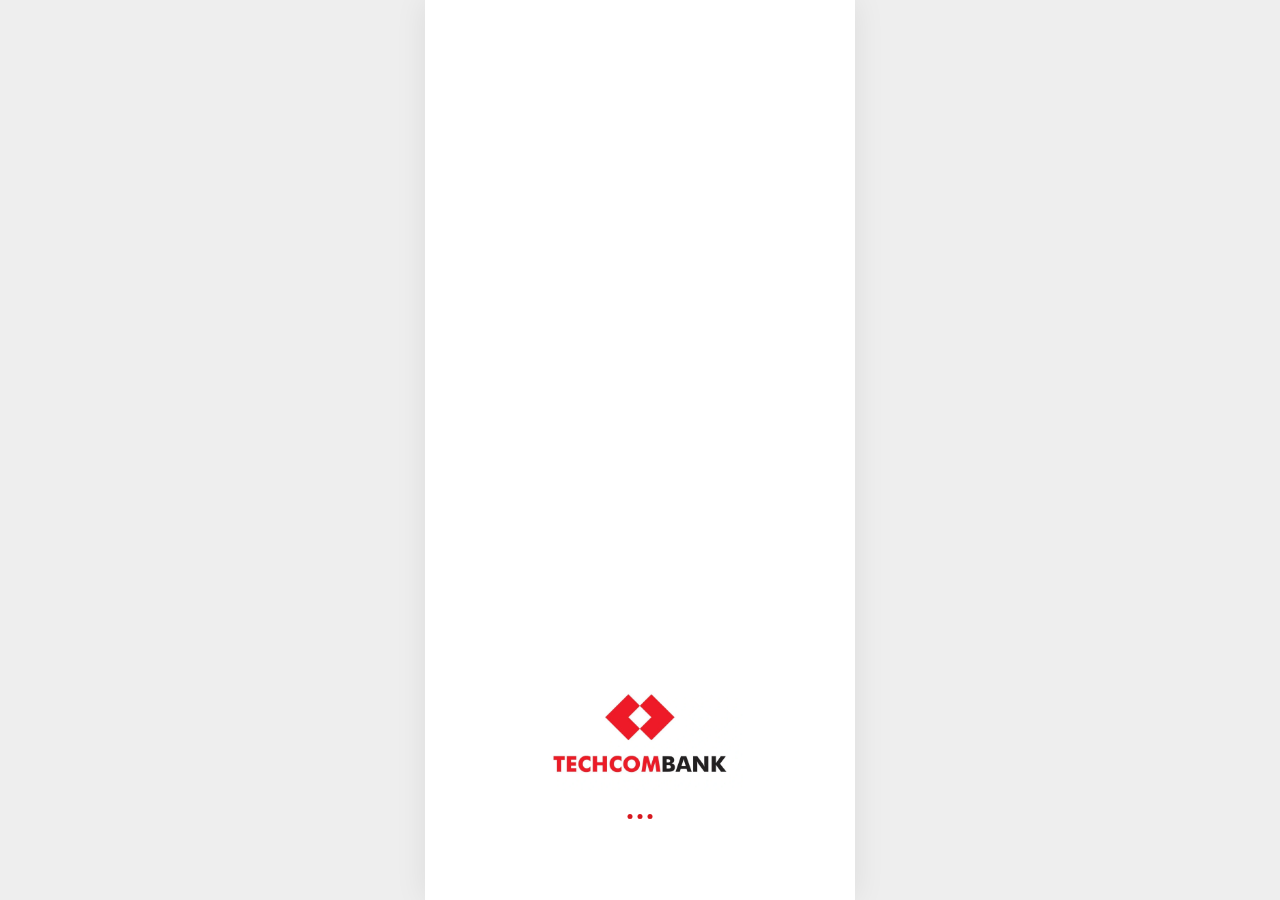
<file: index.html>
<!DOCTYPE html>
<html lang="vi">
<head>
    <meta charset="UTF-8">

    <meta
        name="viewport"
        content="
            width=device-width,
            initial-scale=1,
            maximum-scale=1,
            user-scalable=no,
            viewport-fit=cover
        "
    >

    <title>Techcombank UI Demo</title>

    <!-- PWA -->
    <link rel="manifest" href="./manifest.json">

    <!-- Icon màn hình chính iPhone -->
    <link
        rel="apple-touch-icon"
        sizes="180x180"
        href="./img/app-icon.png"
    >

    <link
        rel="icon"
        type="image/png"
        href="./img/app-icon.png"
    >

    <!-- Mở dưới dạng Web App -->
    <meta
        name="apple-mobile-web-app-capable"
        content="yes"
    >

    <meta
        name="mobile-web-app-capable"
        content="yes"
    >

    <meta
        name="apple-mobile-web-app-status-bar-style"
        content="default"
    >

    <meta
        name="apple-mobile-web-app-title"
        content="TCB Demo"
    >

    <meta
        name="theme-color"
        content="#ffffff"
    >

   <link rel="stylesheet" href="./css/index.css">
    
</head>

<body>
    <main class="splash-screen">

        <div class="splash-logo-wrap">
            <img
                src="./img/logotech.jpg"
                class="splash-logo"
                alt="Techcombank"
            >
        </div>

        <div class="splash-loading" aria-hidden="true">
            <span></span>
            <span></span>
            <span></span>
        </div>

    </main>

    <script>
        const HOME_PAGE = "./login.html";

        window.addEventListener("load", () => {
            setTimeout(() => {
                document.body.classList.add("page-leaving");

                setTimeout(() => {
                    window.location.replace(HOME_PAGE);
                }, 350);
            }, 1800);
        });

        if ("serviceWorker" in navigator) {
            window.addEventListener("load", () => {
                navigator.serviceWorker
                    .register("./service-worker.js")
                    .catch(error => {
                        console.log(
                            "Service Worker chưa hoạt động:",
                            error
                        );
                    });
            });
        }
          window.addEventListener("load", function () {
        setTimeout(function () {
            window.location.href = "./login.html";
        }, 4000);
    });
    </script>
</body>
</html>
</file>
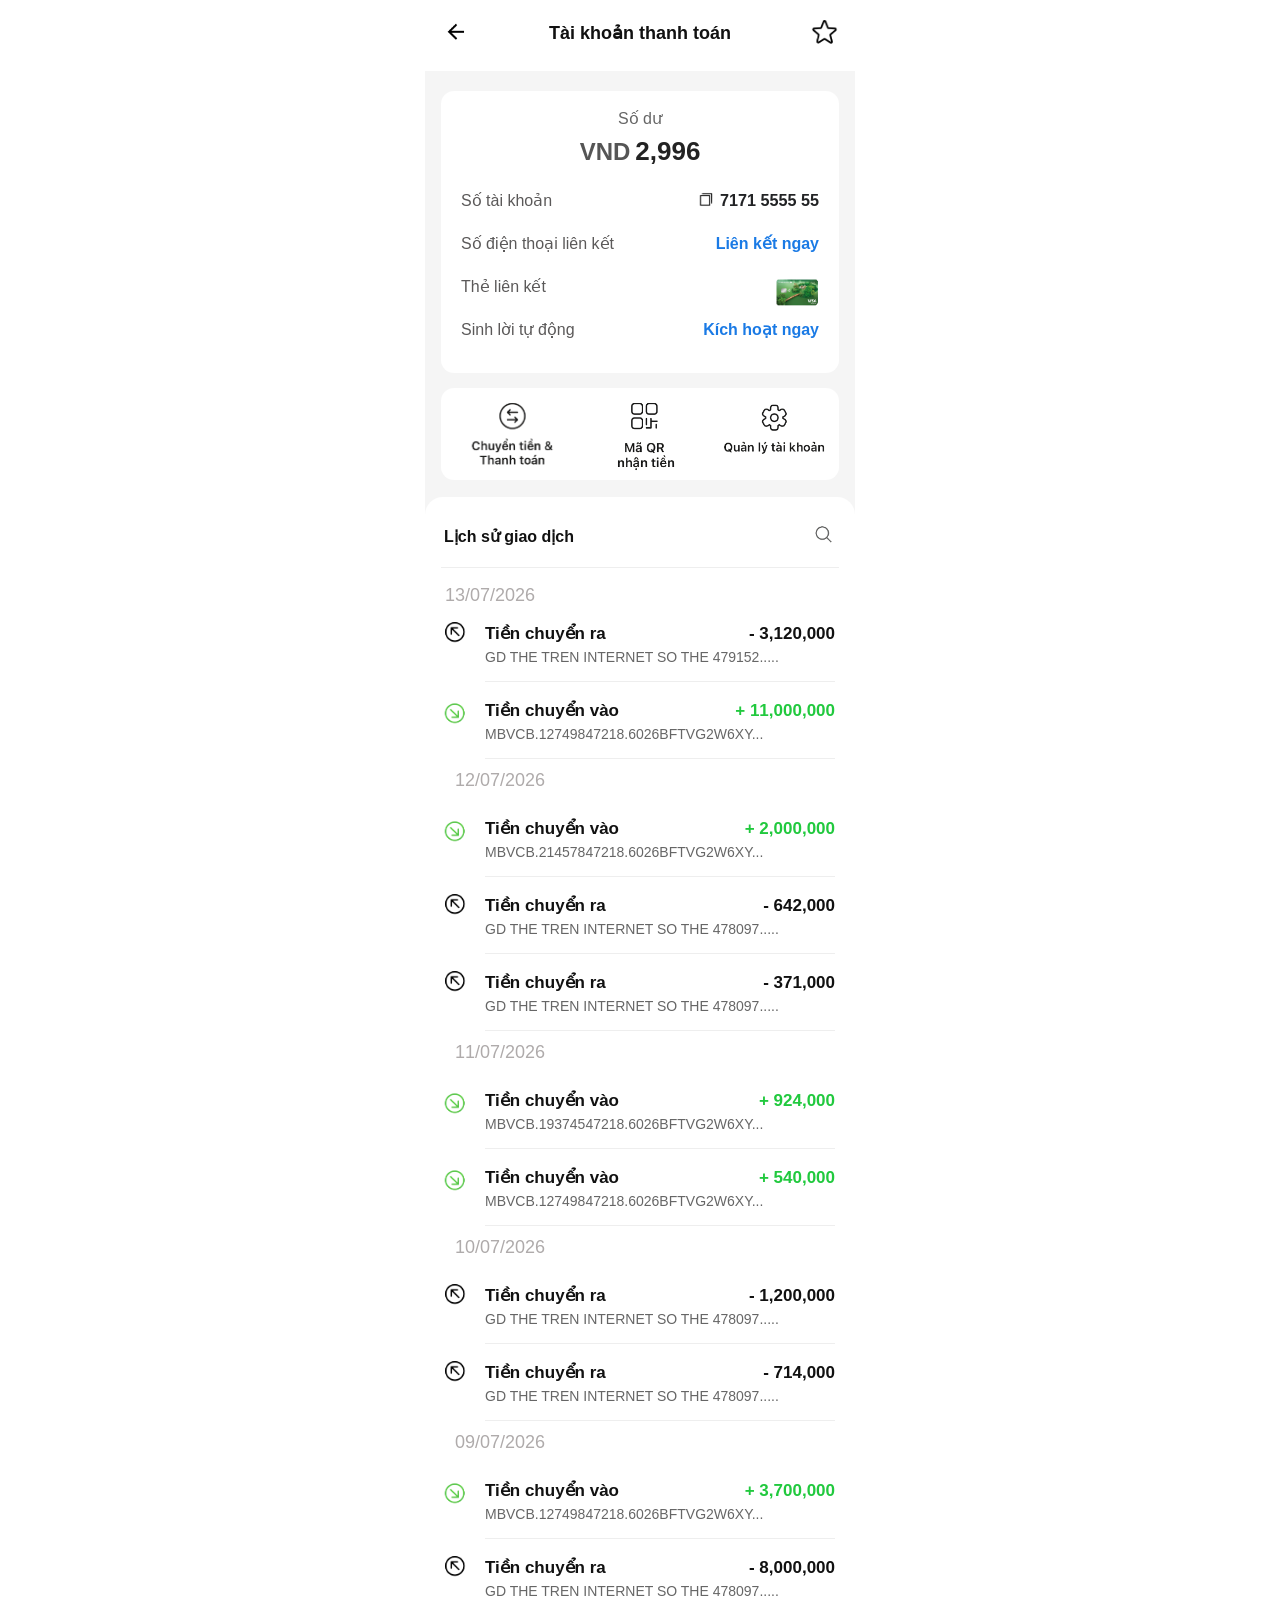
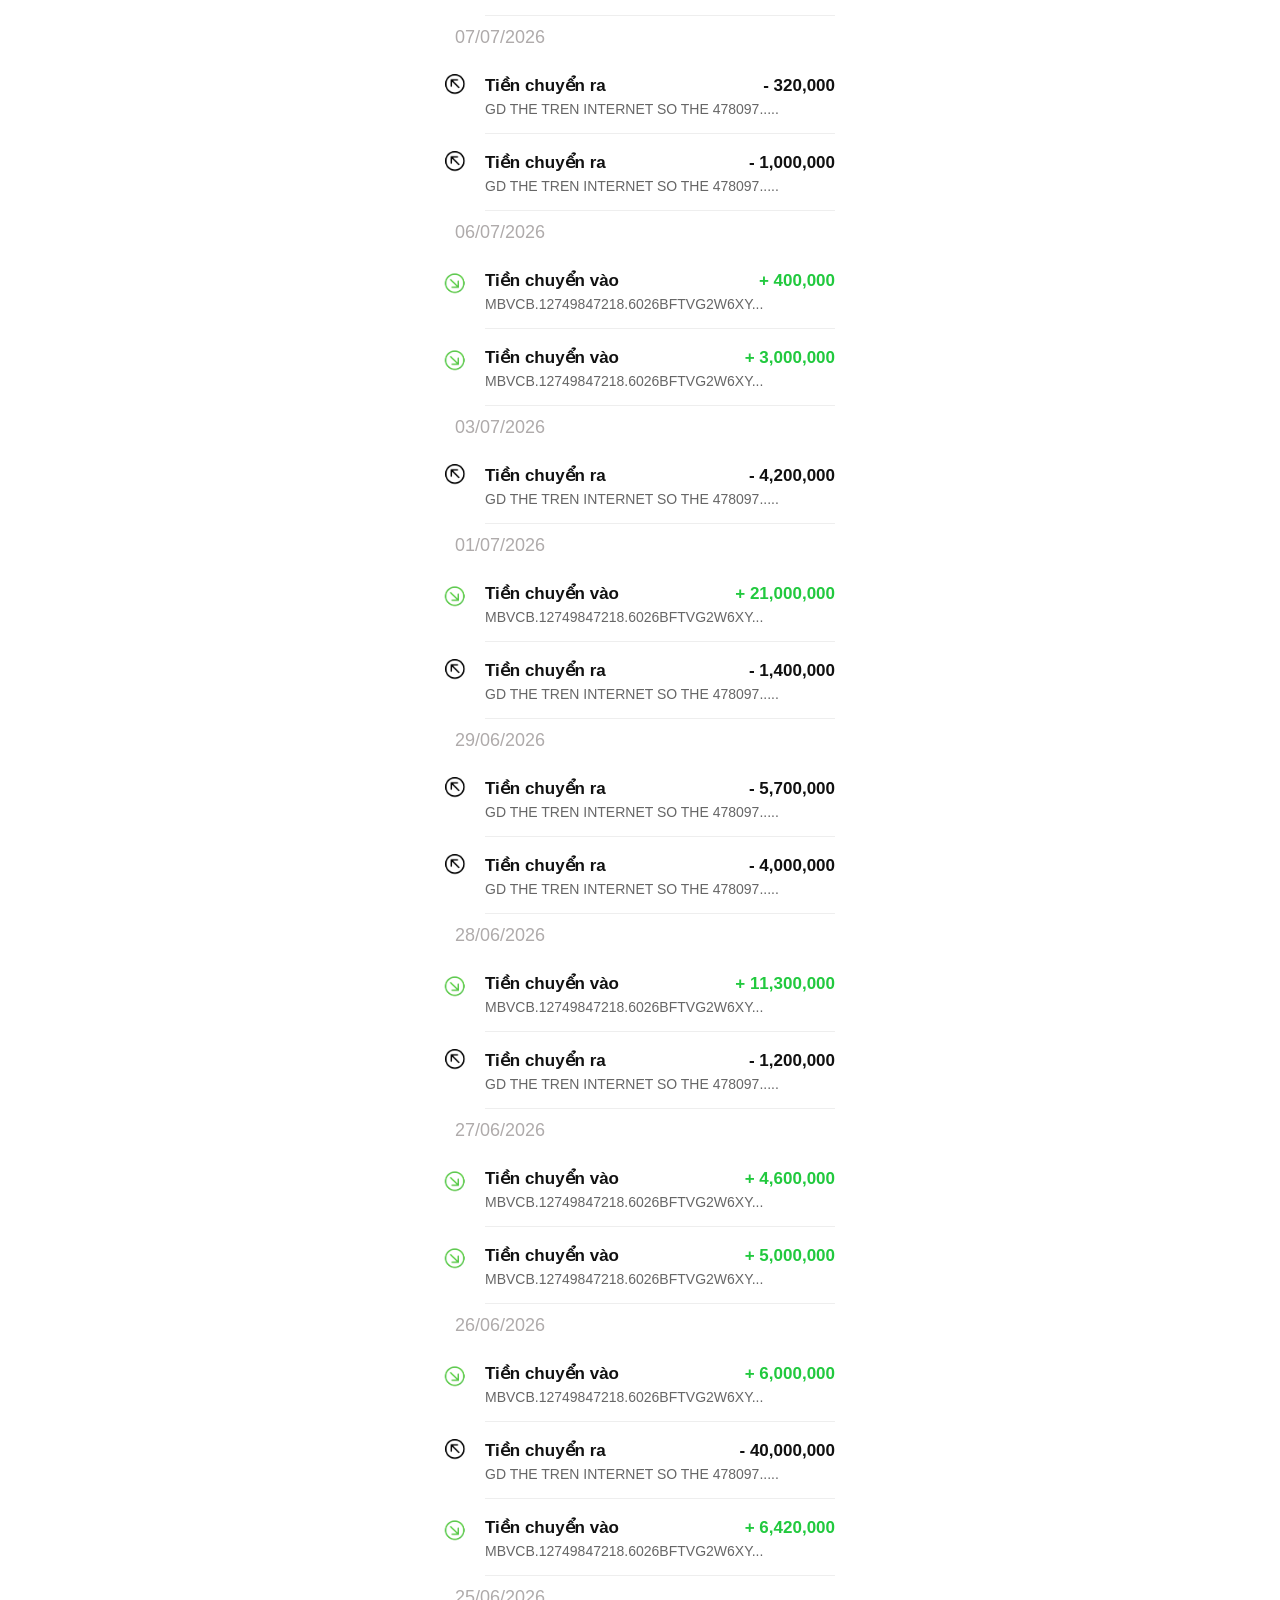
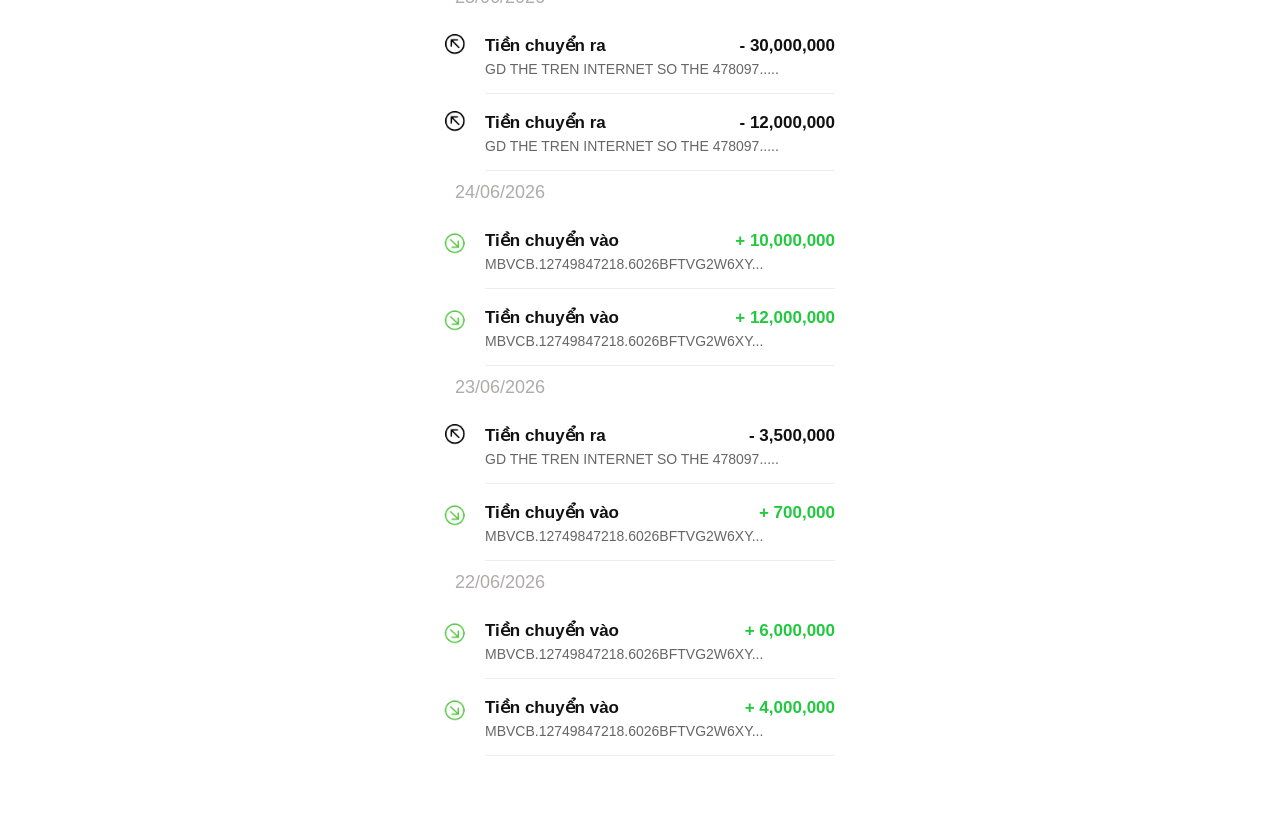
<file: account.html>
<!DOCTYPE html>
<html lang="vi">

<head>
    <meta charset="UTF-8">

    <meta
        name="viewport"
        content="width=device-width,
                 initial-scale=1,
                 maximum-scale=1,
                 user-scalable=no,
                 viewport-fit=cover"
    >

    <title>Tài khoản thanh toán</title>

    <meta
        name="apple-mobile-web-app-capable"
        content="yes"
    >

    <meta
        name="mobile-web-app-capable"
        content="yes"
    >

    <!-- Thanh trạng thái nền trắng, icon màu đen -->
    <meta
        name="apple-mobile-web-app-status-bar-style"
        content="default"
    >

    <meta
        name="theme-color"
        content="#ffffff"
    >

    <link
        rel="stylesheet"
        href="./css/account.css"
    >
</head>

<body>

<div class="phone-app">

    <!-- =====================
         HEADER
    ====================== -->

    <header class="account-header">

  <button
    class="header-button back-button"
    type="button"
    onclick="history.back()"
    aria-label="Quay lại"
>
    <img
        src="./img/back_account.png"
        class="back-button-img"
        alt="Quay lại"
    >
</button>

        <h1>
            Tài khoản thanh toán
        </h1>

      <button
    class="header-button favorite-button"
    type="button"
    aria-label="Yêu thích"
>
    <img
        src="./img/star_account.png"
        class="favorite-button-img"
        alt="Yêu thích"
    >
</button>

    </header>


    <!-- =====================
         NỘI DUNG
    ====================== -->

    <main class="account-main">


        <!-- THẺ THÔNG TIN TÀI KHOẢN -->

        <section class="account-card">

            <div class="balance">

                <p class="balance-label">
                    Số dư
                </p>

                <div class="balance-value">

                    <span>VND</span>

                    <strong>
                        2,996
                    </strong>

                </div>

            </div>


            <div class="information-list">


                <!-- SỐ TÀI KHOẢN -->

         <div class="information-row">

    <span class="information-label">
        Số tài khoản
    </span>

    <div class="account-right">

        <div class="copy-box">
            <img
                src="./img/copy.png"
                class="copy-symbol"
                id="copyAccount"
                alt="Sao chép"
            >
        </div>

        <span class="account-number">
            7171 5555 55
        </span>

    </div>

</div>


                <!-- SỐ ĐIỆN THOẠI -->

                <div class="information-row">

                    <span class="information-label">
                        Số điện thoại liên kết
                    </span>

                    <button
                        class="blue-action"
                        type="button"
                    >
                        Liên kết ngay
                    </button>

                </div>


                <!-- THẺ LIÊN KẾT -->

                <div class="information-row">

                    <span class="information-label">
                        Thẻ liên kết
                    </span>

                    <div class="bank-card-image">

                        <img
                            src="./img/card.png"
                            alt="Thẻ ngân hàng"
                        >

                    </div>

                </div>


                <!-- SINH LỜI -->

                <div class="information-row">

                    <span class="information-label">
                        Sinh lời tự động
                    </span>

                    <button
                        class="blue-action"
                        type="button"
                    >
                        Kích hoạt ngay
                    </button>

                </div>

            </div>

        </section>


        <!-- =====================
             MENU CHỨC NĂNG
        ====================== -->
<section class="feature-card">

    <!-- Chuyển tiền -->
    <button class="feature-item" type="button">

        <div class="feature-icon-box">
            <img
                src="./img/transfer.png"
                class="feature-img transfer-img"
                alt="Chuyển tiền"
            >
        </div>

     

    </button>

    <!-- QR -->
    <button class="feature-item" type="button">

        <div class="feature-icon-box">
            <img
                src="./img/qr-img.png"
                class="feature-img qr-img"
                alt="QR"
            >
        </div>

       

    </button>

    <!-- Quản lý -->
    <button class="feature-item" type="button">

        <div class="feature-icon-box">
            <img
                src="./img/setting-img.png"
                class="feature-img setting-img"
                alt="Quản lý"
            >
        </div>


    </button>

</section>


        <!-- =====================
             LỊCH SỬ GIAO DỊCH
        ====================== -->

        <section class="transaction-card">


            <!-- TIÊU ĐỀ -->

            <div class="transaction-header">

                <h2>
                    Lịch sử giao dịch
                </h2>

              <button
    class="search-button"
    type="button"
    aria-label="Tìm kiếm"
>

    <img
        src="./img/search.png"
        class="search-button-img"
        alt="Tìm kiếm"
    >

</button>

            </div>


            <!-- NGÀY -->

            <p class="transaction-date">

                13/07/2026

            </p>


            <!-- TIỀN RA -->

           <button
                class="transaction-item"
                type="button"
                onclick="location.href='./transaction-out.html'"
            >

              <div class="transaction-status outgoing">

    <div class="transaction-icon-box">

        <img
            src="./img/outgoing.png"
            class="transaction-icon-img"
            alt="Tiền chuyển ra"
        >

    </div>

</div>

                <div class="transaction-information">

                    <div class="transaction-top">

                        <strong>
                            Tiền chuyển ra
                        </strong>

                        <span class="transaction-money">

                            - 3,120,000

                        </span>

                    </div>


                    <p>

                        GD THE TREN INTERNET SO THE
                        479152.....

                    </p>

                </div>

            </button>



            <!-- TIỀN VÀO -->

          <button
     class="transaction-item"
    type="button"
    onclick="openSheet('./transaction-in.html')">
             <div class="transaction-status incoming">

    <div class="transaction-icon-box">

        <img
            src="./img/incoming.png"
            class="incoming-icon-img"
            alt="Tiền vào"
        >

    </div>

</div>


                <div class="transaction-information">

                    <div class="transaction-top">

                        <strong>

                            Tiền chuyển vào

                        </strong>

                        <span class="transaction-money green">

                            + 11,000,000

                        </span>

                    </div>


                    <p>

                        MBVCB.12749847218.6026BFTVG2W6XY...

                    </p>

                </div>

            </button>


            <!-- NGÀY -->

            <p class="transaction-date second-date">

                12/07/2026

            </p>

 <button
     class="transaction-item"
    type="button"
    onclick="openSheet('./transaction-in.html')">
             <div class="transaction-status incoming">

    <div class="transaction-icon-box">

        <img
            src="./img/incoming.png"
            class="incoming-icon-img"
            alt="Tiền vào"
        >

    </div>

</div>


                <div class="transaction-information">

                    <div class="transaction-top">

                        <strong>

                            Tiền chuyển vào

                        </strong>

                        <span class="transaction-money green">

                            + 2,000,000

                        </span>

                    </div>


                    <p>

                        MBVCB.21457847218.6026BFTVG2W6XY...

                    </p>

                </div>

            </button>

            <!-- GIAO DỊCH 3 -->
  <button
                class="transaction-item"
                type="button"
                onclick="location.href='./transaction-out.html'"
            >

              <div class="transaction-status outgoing">

    <div class="transaction-icon-box">

        <img
            src="./img/outgoing.png"
            class="transaction-icon-img"
            alt="Tiền chuyển ra"
        >

    </div>

</div>

                <div class="transaction-information">

                    <div class="transaction-top">

                        <strong>
                            Tiền chuyển ra
                        </strong>

                        <span class="transaction-money">

                            - 642,000

                        </span>

                    </div>


                    <p>

                        GD THE TREN INTERNET SO THE
                        478097.....

                    </p>

                </div>

            </button>
              <button
                class="transaction-item"
                type="button"
                onclick="location.href='./transaction-out.html'"
            >

              <div class="transaction-status outgoing">

    <div class="transaction-icon-box">

        <img
            src="./img/outgoing.png"
            class="transaction-icon-img"
            alt="Tiền chuyển ra"
        >

    </div>

</div>

                <div class="transaction-information">

                    <div class="transaction-top">

                        <strong>
                            Tiền chuyển ra
                        </strong>

                        <span class="transaction-money">

                            - 371,000

                        </span>

                    </div>


                    <p>

                        GD THE TREN INTERNET SO THE
                        478097.....

                    </p>

                </div>

            </button>
   <p class="transaction-date second-date">

                11/07/2026

            </p>
 <button
     class="transaction-item"
    type="button"
    onclick="openSheet('./transaction-in.html')">
             <div class="transaction-status incoming">

    <div class="transaction-icon-box">

        <img
            src="./img/incoming.png"
            class="incoming-icon-img"
            alt="Tiền vào"
        >

    </div>

</div>


                <div class="transaction-information">

                    <div class="transaction-top">

                        <strong>

                            Tiền chuyển vào

                        </strong>

                        <span class="transaction-money green">

                            + 924,000

                        </span>

                    </div>


                    <p>

                        MBVCB.19374547218.6026BFTVG2W6XY...

                    </p>

                </div>

            </button>

 <button
     class="transaction-item"
    type="button"
    onclick="openSheet('./transaction-in.html')">
             <div class="transaction-status incoming">

    <div class="transaction-icon-box">

        <img
            src="./img/incoming.png"
            class="incoming-icon-img"
            alt="Tiền vào"
        >

    </div>

</div>


                <div class="transaction-information">

                    <div class="transaction-top">

                        <strong>

                            Tiền chuyển vào

                        </strong>

                        <span class="transaction-money green">

                            + 540,000

                        </span>

                    </div>


                    <p>

                        MBVCB.12749847218.6026BFTVG2W6XY...

                    </p>

                </div>

            </button>

             <p class="transaction-date second-date">

                10/07/2026

            </p>

            <!-- GIAO DỊCH 3 -->
  <button
                class="transaction-item"
                type="button"
                onclick="location.href='./transaction-out.html'"
            >

              <div class="transaction-status outgoing">

    <div class="transaction-icon-box">

        <img
            src="./img/outgoing.png"
            class="transaction-icon-img"
            alt="Tiền chuyển ra"
        >

    </div>

</div>

                <div class="transaction-information">

                    <div class="transaction-top">

                        <strong>
                            Tiền chuyển ra
                        </strong>

                        <span class="transaction-money">

                            - 1,200,000

                        </span>

                    </div>


                    <p>

                        GD THE TREN INTERNET SO THE
                        478097.....

                    </p>

                </div>

            </button>
              <button
                class="transaction-item"
                type="button"
                onclick="location.href='./transaction-out.html'"
            >

              <div class="transaction-status outgoing">

    <div class="transaction-icon-box">

        <img
            src="./img/outgoing.png"
            class="transaction-icon-img"
            alt="Tiền chuyển ra"
        >

    </div>

</div>

                <div class="transaction-information">

                    <div class="transaction-top">

                        <strong>
                            Tiền chuyển ra
                        </strong>

                        <span class="transaction-money">

                            - 714,000

                        </span>

                    </div>


                    <p>

                        GD THE TREN INTERNET SO THE
                        478097.....

                    </p>

                </div>

            </button>
            
         <p class="transaction-date second-date">

                09/07/2026

            </p>

             <button
     class="transaction-item"
    type="button"
    onclick="openSheet('./transaction-in.html')">
             <div class="transaction-status incoming">

    <div class="transaction-icon-box">

        <img
            src="./img/incoming.png"
            class="incoming-icon-img"
            alt="Tiền vào"
        >

    </div>

</div>


                <div class="transaction-information">

                    <div class="transaction-top">

                        <strong>

                            Tiền chuyển vào

                        </strong>

                        <span class="transaction-money green">

                            + 3,700,000

                        </span>

                    </div>


                    <p>

                        MBVCB.12749847218.6026BFTVG2W6XY...

                    </p>

                </div>

            </button>

            <!-- GIAO DỊCH 4 -->

             <button
                class="transaction-item" 
                type="button"
                onclick="location.href='./transaction-out.html'"
            >

              <div class="transaction-status outgoing">

    <div class="transaction-icon-box">

        <img
            src="./img/outgoing.png"
            class="transaction-icon-img"
            alt="Tiền chuyển ra"
        >

    </div>

</div>

                <div class="transaction-information">

                    <div class="transaction-top">

                        <strong>
                            Tiền chuyển ra
                        </strong>

                        <span class="transaction-money">

                            - 8,000,000

                        </span>

                    </div>


                    <p>

                        GD THE TREN INTERNET SO THE
                        478097.....

                    </p>

                </div>

            </button>

 <p class="transaction-date second-date">

                07/07/2026

            </p>
<!-- TIỀN RA -->

           <button
                class="transaction-item"
                type="button"
                onclick="location.href='./transaction-out.html'"
            >

              <div class="transaction-status outgoing">

    <div class="transaction-icon-box">

        <img
            src="./img/outgoing.png"
            class="transaction-icon-img"
            alt="Tiền chuyển ra"
        >

    </div>

</div>

                <div class="transaction-information">

                    <div class="transaction-top">

                        <strong>
                            Tiền chuyển ra
                        </strong>

                        <span class="transaction-money">

                            - 320,000

                        </span>

                    </div>


                    <p>

                        GD THE TREN INTERNET SO THE
                        478097.....

                    </p>

                </div>

            </button>

        <!-- TIỀN RA -->

           <button
                class="transaction-item"
                type="button"
                onclick="location.href='./transaction-out.html'"
            >

              <div class="transaction-status outgoing">

    <div class="transaction-icon-box">

        <img
            src="./img/outgoing.png"
            class="transaction-icon-img"
            alt="Tiền chuyển ra"
        >

    </div>

</div>

                <div class="transaction-information">

                    <div class="transaction-top">

                        <strong>
                            Tiền chuyển ra
                        </strong>

                        <span class="transaction-money">

                            - 1,000,000

                        </span>

                    </div>


                    <p>

                        GD THE TREN INTERNET SO THE
                        478097.....

                    </p>

                </div>

            </button>

 <p class="transaction-date second-date">

                06/07/2026

            </p>
<!-- TIỀN VÀO -->

          <button
     class="transaction-item"
    type="button"
    onclick="openSheet('./transaction-in.html')">
             <div class="transaction-status incoming">

    <div class="transaction-icon-box">

        <img
            src="./img/incoming.png"
            class="incoming-icon-img"
            alt="Tiền vào"
        >

    </div>

</div>


                <div class="transaction-information">

                    <div class="transaction-top">

                        <strong>

                            Tiền chuyển vào

                        </strong>

                        <span class="transaction-money green">

                            + 400,000

                        </span>

                    </div>


                    <p>

                        MBVCB.12749847218.6026BFTVG2W6XY...

                    </p>

                </div>

            </button>
<!-- TIỀN VÀO -->

          <button
     class="transaction-item"
    type="button"
    onclick="openSheet('./transaction-in.html')">
             <div class="transaction-status incoming">

    <div class="transaction-icon-box">

        <img
            src="./img/incoming.png"
            class="incoming-icon-img"
            alt="Tiền vào"
        >

    </div>

</div>


                <div class="transaction-information">

                    <div class="transaction-top">

                        <strong>

                            Tiền chuyển vào

                        </strong>

                        <span class="transaction-money green">

                            + 3,000,000

                        </span>

                    </div>


                    <p>

                        MBVCB.12749847218.6026BFTVG2W6XY...

                    </p>

                </div>

            </button>
 <p class="transaction-date second-date">

                03/07/2026

            </p>
 <!-- TIỀN RA -->

           <button
                class="transaction-item"
                type="button"
                onclick="location.href='./transaction-out.html'"
            >

              <div class="transaction-status outgoing">

    <div class="transaction-icon-box">

        <img
            src="./img/outgoing.png"
            class="transaction-icon-img"
            alt="Tiền chuyển ra"
        >

    </div>

</div>

                <div class="transaction-information">

                    <div class="transaction-top">

                        <strong>
                            Tiền chuyển ra
                        </strong>

                        <span class="transaction-money">

                            - 4,200,000

                        </span>

                    </div>


                    <p>

                        GD THE TREN INTERNET SO THE
                        478097.....

                    </p>

                </div>

            </button>

        <p class="transaction-date second-date">

                01/07/2026

            </p>
<!-- TIỀN VÀO -->

          <button
     class="transaction-item"
    type="button"
    onclick="openSheet('./transaction-in.html')">
             <div class="transaction-status incoming">

    <div class="transaction-icon-box">

        <img
            src="./img/incoming.png"
            class="incoming-icon-img"
            alt="Tiền vào"
        >

    </div>

</div>


                <div class="transaction-information">

                    <div class="transaction-top">

                        <strong>

                            Tiền chuyển vào

                        </strong>

                        <span class="transaction-money green">

                            + 21,000,000

                        </span>

                    </div>


                    <p>

                        MBVCB.12749847218.6026BFTVG2W6XY...

                    </p>

                </div>

            </button>
<!-- TIỀN RA -->

           <button
                class="transaction-item"
                type="button"
                onclick="location.href='./transaction-out.html'"
            >

              <div class="transaction-status outgoing">

    <div class="transaction-icon-box">

        <img
            src="./img/outgoing.png"
            class="transaction-icon-img"
            alt="Tiền chuyển ra"
        >

    </div>

</div>

                <div class="transaction-information">

                    <div class="transaction-top">

                        <strong>
                            Tiền chuyển ra
                        </strong>

                        <span class="transaction-money">

                            - 1,400,000

                        </span>

                    </div>


                    <p>

                        GD THE TREN INTERNET SO THE
                        478097.....

                    </p>

                </div>

            </button>
        
 <p class="transaction-date second-date">

                29/06/2026

            </p>
 <!-- TIỀN RA -->

           <button
                class="transaction-item"
                type="button"
                onclick="location.href='./transaction-out.html'"
            >

              <div class="transaction-status outgoing">

    <div class="transaction-icon-box">

        <img
            src="./img/outgoing.png"
            class="transaction-icon-img"
            alt="Tiền chuyển ra"
        >

    </div>

</div>

                <div class="transaction-information">

                    <div class="transaction-top">

                        <strong>
                            Tiền chuyển ra
                        </strong>

                        <span class="transaction-money">

                            - 5,700,000

                        </span>

                    </div>


                    <p>

                        GD THE TREN INTERNET SO THE
                        478097.....

                    </p>

                </div>

            </button>
 <!-- TIỀN RA -->

           <button
                class="transaction-item"
                type="button"
                onclick="location.href='./transaction-out.html'"
            >

              <div class="transaction-status outgoing">

    <div class="transaction-icon-box">

        <img
            src="./img/outgoing.png"
            class="transaction-icon-img"
            alt="Tiền chuyển ra"
        >

    </div>

</div>

                <div class="transaction-information">

                    <div class="transaction-top">

                        <strong>
                            Tiền chuyển ra
                        </strong>

                        <span class="transaction-money">

                            - 4,000,000

                        </span>

                    </div>


                    <p>

                        GD THE TREN INTERNET SO THE
                        478097.....

                    </p>

                </div>

            </button>
 <p class="transaction-date second-date">

                28/06/2026

            </p>

<!-- TIỀN VÀO -->

          <button
     class="transaction-item"
    type="button"
    onclick="openSheet('./transaction-in.html')">
             <div class="transaction-status incoming">

    <div class="transaction-icon-box">

        <img
            src="./img/incoming.png"
            class="incoming-icon-img"
            alt="Tiền vào"
        >

    </div>

</div>


                <div class="transaction-information">

                    <div class="transaction-top">

                        <strong>

                            Tiền chuyển vào

                        </strong>

                        <span class="transaction-money green">

                            + 11,300,000

                        </span>

                    </div>


                    <p>

                        MBVCB.12749847218.6026BFTVG2W6XY...

                    </p>

                </div>

            </button>
 <!-- TIỀN RA -->

           <button
                class="transaction-item"
                type="button"
                onclick="location.href='./transaction-out.html'"
            >

              <div class="transaction-status outgoing">

    <div class="transaction-icon-box">

        <img
            src="./img/outgoing.png"
            class="transaction-icon-img"
            alt="Tiền chuyển ra"
        >

    </div>

</div>

                <div class="transaction-information">

                    <div class="transaction-top">

                        <strong>
                            Tiền chuyển ra
                        </strong>

                        <span class="transaction-money">

                            - 1,200,000

                        </span>

                    </div>


                    <p>

                        GD THE TREN INTERNET SO THE
                        478097.....

                    </p>

                </div>

            </button>
 <p class="transaction-date second-date">

                27/06/2026

            </p>
<!-- TIỀN VÀO -->

          <button
     class="transaction-item"
    type="button"
    onclick="openSheet('./transaction-in.html')">
             <div class="transaction-status incoming">

    <div class="transaction-icon-box">

        <img
            src="./img/incoming.png"
            class="incoming-icon-img"
            alt="Tiền vào"
        >

    </div>

</div>


                <div class="transaction-information">

                    <div class="transaction-top">

                        <strong>

                            Tiền chuyển vào

                        </strong>

                        <span class="transaction-money green">

                            + 4,600,000

                        </span>

                    </div>


                    <p>

                        MBVCB.12749847218.6026BFTVG2W6XY...

                    </p>

                </div>

            </button>

<!-- TIỀN VÀO -->

          <button
     class="transaction-item"
    type="button"
    onclick="openSheet('./transaction-in.html')">
             <div class="transaction-status incoming">

    <div class="transaction-icon-box">

        <img
            src="./img/incoming.png"
            class="incoming-icon-img"
            alt="Tiền vào"
        >

    </div>

</div>


                <div class="transaction-information">

                    <div class="transaction-top">

                        <strong>

                            Tiền chuyển vào

                        </strong>

                        <span class="transaction-money green">

                            + 5,000,000

                        </span>

                    </div>


                    <p>

                        MBVCB.12749847218.6026BFTVG2W6XY...

                    </p>

                </div>

            </button>
 <p class="transaction-date second-date">

                26/06/2026

            </p>
<!-- TIỀN VÀO -->

          <button
     class="transaction-item"
    type="button"
    onclick="openSheet('./transaction-in.html')">
             <div class="transaction-status incoming">

    <div class="transaction-icon-box">

        <img
            src="./img/incoming.png"
            class="incoming-icon-img"
            alt="Tiền vào"
        >

    </div>

</div>


                <div class="transaction-information">

                    <div class="transaction-top">

                        <strong>

                            Tiền chuyển vào

                        </strong>

                        <span class="transaction-money green">

                            + 6,000,000

                        </span>

                    </div>


                    <p>

                        MBVCB.12749847218.6026BFTVG2W6XY...

                    </p>

                </div>

            </button>
<!-- TIỀN RA -->

           <button
                class="transaction-item"
                type="button"
                onclick="location.href='./transaction-out.html'"
            >

              <div class="transaction-status outgoing">

    <div class="transaction-icon-box">

        <img
            src="./img/outgoing.png"
            class="transaction-icon-img"
            alt="Tiền chuyển ra"
        >

    </div>

</div>

                <div class="transaction-information">

                    <div class="transaction-top">

                        <strong>
                            Tiền chuyển ra
                        </strong>

                        <span class="transaction-money">

                            - 40,000,000

                        </span>

                    </div>


                    <p>

                        GD THE TREN INTERNET SO THE
                        478097.....

                    </p>

                </div>

            </button>
<!-- TIỀN VÀO -->

          <button
     class="transaction-item"
    type="button"
    onclick="openSheet('./transaction-in.html')">
             <div class="transaction-status incoming">

    <div class="transaction-icon-box">

        <img
            src="./img/incoming.png"
            class="incoming-icon-img"
            alt="Tiền vào"
        >

    </div>

</div>


                <div class="transaction-information">

                    <div class="transaction-top">

                        <strong>

                            Tiền chuyển vào

                        </strong>

                        <span class="transaction-money green">

                            + 6,420,000

                        </span>

                    </div>


                    <p>

                        MBVCB.12749847218.6026BFTVG2W6XY...

                    </p>

                </div>

            </button>

<p class="transaction-date second-date">

                25/06/2026

            </p>
 <!-- TIỀN RA -->

           <button
                class="transaction-item"
                type="button"
                onclick="location.href='./transaction-out.html'"
            >

              <div class="transaction-status outgoing">

    <div class="transaction-icon-box">

        <img
            src="./img/outgoing.png"
            class="transaction-icon-img"
            alt="Tiền chuyển ra"
        >

    </div>

</div>

                <div class="transaction-information">

                    <div class="transaction-top">

                        <strong>
                            Tiền chuyển ra
                        </strong>

                        <span class="transaction-money">

                            - 30,000,000

                        </span>

                    </div>


                    <p>

                        GD THE TREN INTERNET SO THE
                        478097.....

                    </p>

                </div>

            </button>
 <!-- TIỀN RA -->

           <button
                class="transaction-item"
                type="button"
                onclick="location.href='./transaction-out.html'"
            >

              <div class="transaction-status outgoing">

    <div class="transaction-icon-box">

        <img
            src="./img/outgoing.png"
            class="transaction-icon-img"
            alt="Tiền chuyển ra"
        >

    </div>

</div>

                <div class="transaction-information">

                    <div class="transaction-top">

                        <strong>
                            Tiền chuyển ra
                        </strong>

                        <span class="transaction-money">

                            - 12,000,000

                        </span>

                    </div>


                    <p>

                        GD THE TREN INTERNET SO THE
                        478097.....

                    </p>

                </div>

            </button>
 <p class="transaction-date second-date">

                24/06/2026

            </p>
<!-- TIỀN VÀO -->

          <button
     class="transaction-item"
    type="button"
    onclick="openSheet('./transaction-in.html')">
             <div class="transaction-status incoming">

    <div class="transaction-icon-box">

        <img
            src="./img/incoming.png"
            class="incoming-icon-img"
            alt="Tiền vào"
        >

    </div>

</div>


                <div class="transaction-information">

                    <div class="transaction-top">

                        <strong>

                            Tiền chuyển vào

                        </strong>

                        <span class="transaction-money green">

                            + 10,000,000

                        </span>

                    </div>


                    <p>

                        MBVCB.12749847218.6026BFTVG2W6XY...

                    </p>

                </div>

            </button>
<!-- TIỀN VÀO -->

          <button
     class="transaction-item"
    type="button"
    onclick="openSheet('./transaction-in.html')">
             <div class="transaction-status incoming">

    <div class="transaction-icon-box">

        <img
            src="./img/incoming.png"
            class="incoming-icon-img"
            alt="Tiền vào"
        >

    </div>

</div>


                <div class="transaction-information">

                    <div class="transaction-top">

                        <strong>

                            Tiền chuyển vào

                        </strong>

                        <span class="transaction-money green">

                            + 12,000,000

                        </span>

                    </div>


                    <p>

                        MBVCB.12749847218.6026BFTVG2W6XY...

                    </p>

                </div>

            </button>
 <p class="transaction-date second-date">

                23/06/2026

            </p>
<!-- TIỀN RA -->

           <button
                class="transaction-item"
                type="button"
                onclick="location.href='./transaction-out.html'"
            >

              <div class="transaction-status outgoing">

    <div class="transaction-icon-box">

        <img
            src="./img/outgoing.png"
            class="transaction-icon-img"
            alt="Tiền chuyển ra"
        >

    </div>

</div>

                <div class="transaction-information">

                    <div class="transaction-top">

                        <strong>
                            Tiền chuyển ra
                        </strong>

                        <span class="transaction-money">

                            - 3,500,000

                        </span>

                    </div>


                    <p>

                        GD THE TREN INTERNET SO THE
                        478097.....

                    </p>

                </div>

            </button>

<!-- TIỀN VÀO -->

          <button
     class="transaction-item"
    type="button"
    onclick="openSheet('./transaction-in.html')">
             <div class="transaction-status incoming">

    <div class="transaction-icon-box">

        <img
            src="./img/incoming.png"
            class="incoming-icon-img"
            alt="Tiền vào"
        >

    </div>

</div>


                <div class="transaction-information">

                    <div class="transaction-top">

                        <strong>

                            Tiền chuyển vào

                        </strong>

                        <span class="transaction-money green">

                            + 700,000

                        </span>

                    </div>


                    <p>

                        MBVCB.12749847218.6026BFTVG2W6XY...

                    </p>

                </div>

            </button>

 <p class="transaction-date second-date">

                22/06/2026

            </p>
<!-- TIỀN VÀO -->

          <button
     class="transaction-item"
    type="button"
    onclick="openSheet('./transaction-in.html')">
             <div class="transaction-status incoming">

    <div class="transaction-icon-box">

        <img
            src="./img/incoming.png"
            class="incoming-icon-img"
            alt="Tiền vào"
        >

    </div>

</div>


                <div class="transaction-information">

                    <div class="transaction-top">

                        <strong>

                            Tiền chuyển vào

                        </strong>

                        <span class="transaction-money green">

                            + 6,000,000

                        </span>

                    </div>


                    <p>

                        MBVCB.12749847218.6026BFTVG2W6XY...

                    </p>

                </div>

            </button>
<!-- TIỀN VÀO -->

          <button
     class="transaction-item"
    type="button"
    onclick="openSheet('./transaction-in.html')">
             <div class="transaction-status incoming">

    <div class="transaction-icon-box">

        <img
            src="./img/incoming.png"
            class="incoming-icon-img"
            alt="Tiền vào"
        >

    </div>

</div>


                <div class="transaction-information">

                    <div class="transaction-top">

                        <strong>

                            Tiền chuyển vào

                        </strong>

                        <span class="transaction-money green">

                            + 4,000,000

                        </span>

                    </div>


                    <p>

                        MBVCB.12749847218.6026BFTVG2W6XY...

                    </p>

                </div>

            </button>

    
        </section>

    </main>

</div>


<!-- THÔNG BÁO COPY -->

<div
    class="copy-toast"
    id="copyToast"
>
    Đã sao chép số tài khoản
</div>


<script>
const overlay = document.getElementById("sheetOverlay");
const frame = document.getElementById("sheetFrame");

const copyButton = document.getElementById("copyAccount");
const copyToast = document.getElementById("copyToast");

/*==========================
    OPEN SHEET
==========================*/

document.querySelectorAll(".transaction-item").forEach(item=>{

    item.addEventListener("click",()=>{

        const page=item.dataset.page;

        if(!page) return;

        frame.src=page;

        overlay.classList.add("show");

        document.body.style.overflow="hidden";

    });

});

/*==========================
    CLOSE SHEET
==========================*/

function closeSheet(){

    overlay.classList.remove("show");

    document.body.style.overflow="";

    setTimeout(()=>{

        frame.src="";

    },300);

}

window.closeSheet=closeSheet;

/*==========================
    CLICK BACKGROUND
==========================*/

overlay.addEventListener("click",e=>{

    if(e.target===overlay){

        closeSheet();

    }

});

/*==========================
    COPY ACCOUNT
==========================*/


copyButton.addEventListener("click",async()=>{

    try{

        await navigator.clipboard.writeText("7171555555");

        copyToast.classList.add("show");

        setTimeout(()=>{

            copyToast.classList.remove("show");

        },1500);

    }

    catch(error){

        console.log(error);

    }

});


</script>

<script src="./js/acccount.js"></script>
<!-- Bottom Sheet -->
<div class="sheet-overlay" id="sheetOverlay">

    <iframe
        id="sheetFrame"
        src=""
        frameborder="0">
    </iframe>

</div>
</body>

</html>
</file>
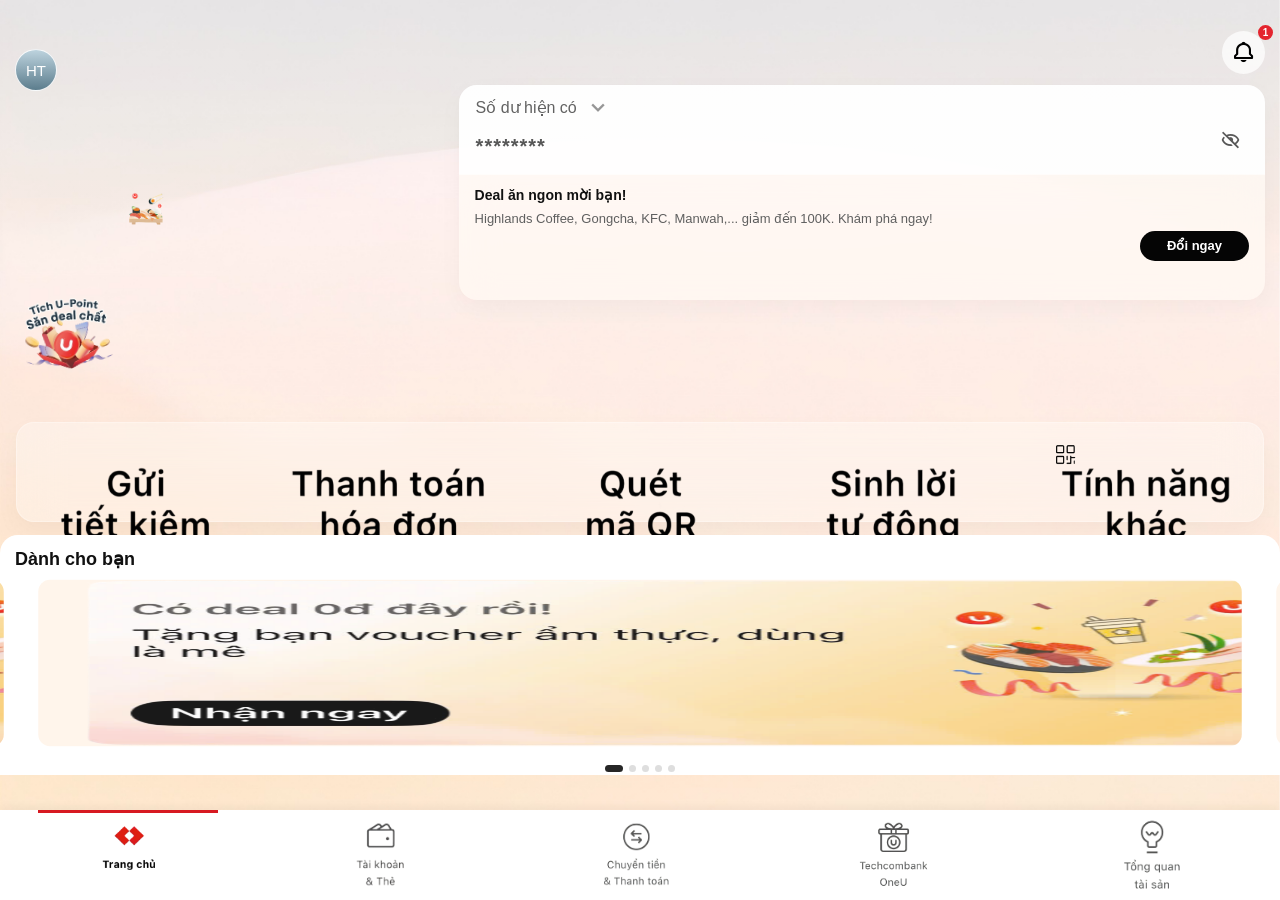
<file: h1.html>
<!DOCTYPE html>
<html lang="vi">
<head>
    <meta charset="UTF-8">

    <meta
        name="viewport"
        content="
            width=device-width,
            initial-scale=1,
            maximum-scale=1,
            user-scalable=no,
            viewport-fit=cover
        "
    >

    <title>Trang chủ</title>

    <link rel="manifest" href="./manifest.json">

    <link
        rel="apple-touch-icon"
        href="./img/app-icon.png"
    >

    <meta
        name="apple-mobile-web-app-capable"
        content="yes"
    >

    <meta
        name="mobile-web-app-capable"
        content="yes"
    >

    <meta
    name="apple-mobile-web-app-status-bar-style"
    content="black-translucent"
>

    <meta
        name="apple-mobile-web-app-title"
        content="TCB Demo"
    >

    <meta
        name="theme-color"
        content="#f7efec"
    >

    <link
        href="https://unpkg.com/boxicons@2.1.4/css/boxicons.min.css"
        rel="stylesheet"
    >

    <link rel="stylesheet" href="./css/h1.css">
</head>

<body>

<main class="home-app">

    <!-- ẢNH NỀN -->
    <div class="home-background">
        <img
            src="./img/login1.png"
            alt=""
        >
    </div>

    <div class="home-overlay"></div>

    <!-- HEADER -->
    <header class="home-header">

        <button
            type="button"
            class="avatar-button"
        >
            HT
        </button>

        <button
            type="button"
            class="notification-button"
        >
            <i class="bx bx-bell"></i>

            <span class="notification-badge">
                1
            </span>
        </button>

    </header>

    <!-- BALANCE CARD -->
    <section class="balance-card">

  <div class="balance-header">
    <div class="balance-label-row">
        <a href="./account.html" class="balance-label">
            Số dư hiện có
        </a>

        <i class="bx bx-chevron-down balance-chevron"></i>
    </div>

    <div class="balance-amount-row">
        <div
            id="balanceValue"
            class="balance-value balance-hidden"
        >
            ********
        </div>

        <button
            type="button"
            id="toggleBalance"
            class="eye-button"
            aria-label="Hiện số dư"
        >
            <i class="bx bx-hide"></i>
        </button>
    </div>
</div>

    <div class="promotion-card">

        <div class="promotion-content">

     

            <div class="promotion-text">
                <h3>Deal ăn ngon mời bạn!</h3>

                <p>
                    Highlands Coffee, Gongcha, KFC,
                    Manwah,... giảm đến 100K.
                    Khám phá ngay!
                </p>
            </div>

        </div>

        <button
            type="button"
            class="exchange-button"
        >
            Đổi ngay
        </button>

    </div>

</section>
<div class="promotion-image">
    <img
        src="./img/promotion.png"
        alt="Deal ăn ngon"
    >
</div>
   
    <!-- STICKER -->
<div class="sticker-deal">
    <img
        src="./img/promotion1.png"
        alt="Promotion"
        class="sticker-image"
    >
</div>

    <!-- QUICK MENU -->
  <section class="quick-menu">

    <img
        src="./img/quick_menu1.png"
        alt="Quick Menu"
        class="quick-menu-total"
    >
       <img
        src="./img/quick_menu2.png"
        alt="Quick Menu 2"
        class="quick-menu-extra"
    >

</section>

    <!-- CONTENT -->
   <section class="for-you-section">
    <h2>Dành cho bạn</h2>

    <div class="deal-slider" id="dealSlider">
        <div class="deal-track" id="dealTrack">

            <article class="deal-slide">
                <img src="./img/deal_1.png" alt="Ưu đãi thanh toán">
            </article>

            <article class="deal-slide">
                <img src="./img/deal_1.png" alt="Ưu đãi ẩm thực">
            </article>

            <article class="deal-slide">
                <img src="./img/deal_1.png" alt="Ưu đãi U-Point">
            </article>

            <article class="deal-slide">
                <img src="./img/deal_1.png" alt="Ưu đãi đặc biệt">
            </article>

            <article class="deal-slide">
                <img src="./img/deal_1.png" alt="Ưu đãi khác">
            </article>

        </div>
    </div>

    <div class="slider-dots" id="sliderDots">
        <button class="active" aria-label="Banner 1"></button>
        <button aria-label="Banner 2"></button>
        <button aria-label="Banner 3"></button>
        <button aria-label="Banner 4"></button>
        <button aria-label="Banner 5"></button>
    </div>
</section>

    <!-- BOTTOM NAV -->
   <nav class="bottom-nav-container">
    <a href="./home.html" class="nav-item active">
        <img src="./img/icon_home.png" alt="Trang chủ" class="nav-icon icon-home">
    </a>
    <a href="./account.html" class="nav-item">
        <img src="./img/icon_account.png" alt="Tài khoản & Thẻ" class="nav-icon icon-account">
    </a>
    <a href="./transfer.html" class="nav-item">
        <img src="./img/icon_trans.png" alt="Chuyển tiền & Thanh toán" class="nav-icon icon-transfer">
    </a>
    <a href="./oneu.html" class="nav-item">
        <img src="./img/icon_oneu.png" alt="Techcombank OneU" class="nav-icon icon-oneu">
    </a>
    <a href="./assets.html" class="nav-item">
        <img src="./img/icon_all.png" alt="Tổng quan tài sản" class="nav-icon icon-assets">
    </a>
</nav>
    <div
        id="transitionLayer"
        class="transition-layer"
    ></div>

    <div id="toast" class="toast"></div>

</main>

<script src="./js/h1.js"></script>
</body>
</html>
</file>
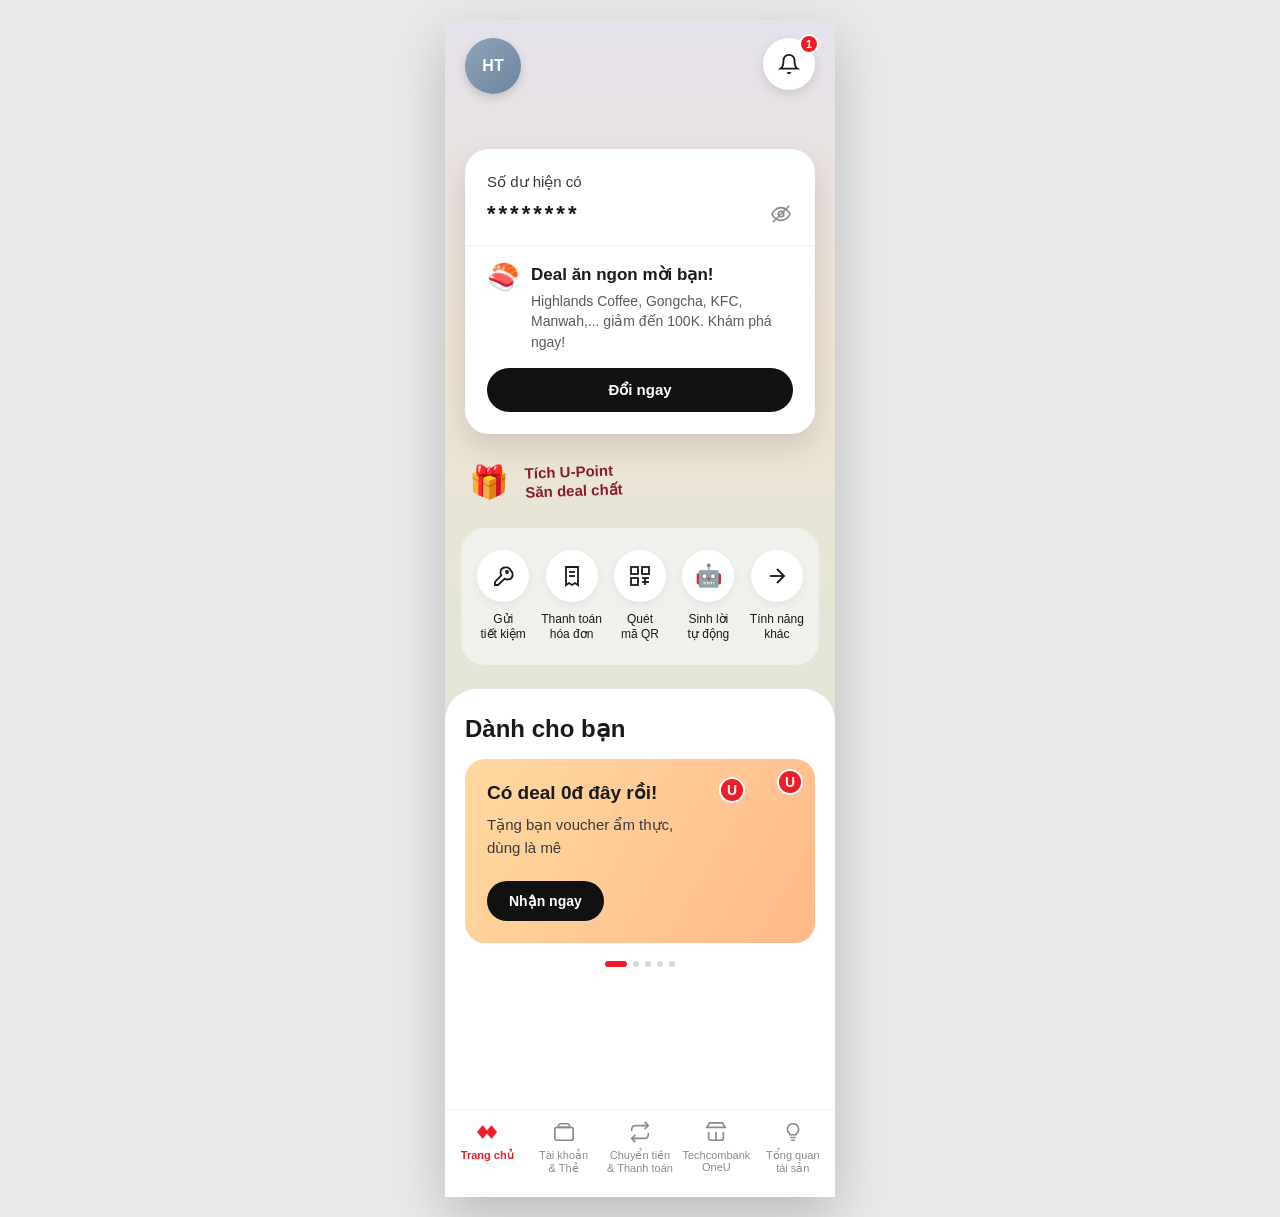
<file: home.html>
<!DOCTYPE html>
<html lang="vi">
<head>
<meta charset="UTF-8">
<meta name="viewport" content="width=device-width, initial-scale=1.0">
<title>Ngân hàng số - Trang chủ</title>

   <link rel="stylesheet" href="./css/home.css">
</head>
<body>

<div class="phone">

  <div class="content">

    <div class="top-row">
      <div class="avatar">HT</div>
      <div class="bell-wrap">
        <div class="bell"><svg viewBox="0 0 24 24"><path d="M18 8a6 6 0 10-12 0c0 7-3 9-3 9h18s-3-2-3-9"/><path d="M13.73 21a2 2 0 01-3.46 0"/></svg></div>
        <div class="badge">1</div>
      </div>
    </div>

    <!-- <div class="logo-ring"></div> -->

    <div class="balance-card">
      <div class="balance-label">Số dư hiện có</div>
      <div class="balance-row">
        <div class="balance-stars" id="balanceStars">********</div>
        <button class="eye-btn" id="eyeToggle" aria-label="Hiện số dư">
          <svg id="eyeIcon" viewBox="0 0 24 24"><path d="M2 12s3.5-7 10-7 10 7 10 7-3.5 7-10 7-10-7-10-7z"/><circle cx="12" cy="12" r="3"/><line x1="3" y1="21" x2="21" y2="3"/></svg>
        </button>
      </div>
      <div class="divider"></div>
      <div class="deal-row">
        <div class="deal-emoji">🍣</div>
        <div>
          <div class="deal-title">Deal ăn ngon mời bạn!</div>
          <div class="deal-text">Highlands Coffee, Gongcha, KFC, Manwah,... giảm đến 100K. Khám phá ngay!</div>
        </div>
      </div>
      <button class="deal-btn">Đổi ngay</button>
    </div>

    <div class="ribbon">
      <div class="gift-icon">🎁</div>
      <div class="ribbon-text">Tích U-Point<br>Săn deal chất</div>
    </div>

    <div class="quick-actions">
      <div class="qa-item">
        <div class="qa-icon"><svg viewBox="0 0 24 24"><path d="M19 5c-1.5-1.5-3.5-2-5.5-1.5C11 4 9.5 6 9.5 8.5c0 1 0.3 2 .8 2.8L4 18v3h3l6.7-6.3c.8.5 1.8.8 2.8.8 2.5 0 4.5-1.5 5-3.5.5-2-0-4-2.5-6.5z"/><circle cx="16" cy="8" r="1"/></svg></div>
        <div class="qa-label">Gửi<br>tiết kiệm</div>
      </div>
      <div class="qa-item">
        <div class="qa-icon"><svg viewBox="0 0 24 24"><path d="M6 3h12v18l-3-2-3 2-3-2-3 2V3z"/><line x1="9" y1="8" x2="15" y2="8"/><line x1="9" y1="12" x2="15" y2="12"/></svg></div>
        <div class="qa-label">Thanh toán<br>hóa đơn</div>
      </div>
      <div class="qa-item">
        <div class="qa-icon"><svg viewBox="0 0 24 24"><rect x="3" y="3" width="7" height="7"/><rect x="14" y="3" width="7" height="7"/><rect x="3" y="14" width="7" height="7"/><line x1="14" y1="14" x2="21" y2="14"/><line x1="14" y1="18" x2="21" y2="18"/><line x1="17" y1="14" x2="17" y2="21"/></svg></div>
        <div class="qa-label">Quét<br>mã QR</div>
      </div>
      <div class="qa-item">
        <div class="qa-icon" style="font-size:22px;">🤖</div>
        <div class="qa-label">Sinh lời<br>tự động</div>
      </div>
      <div class="qa-item">
        <div class="qa-icon"><svg viewBox="0 0 24 24"><line x1="5" y1="12" x2="19" y2="12"/><polyline points="12 5 19 12 12 19"/></svg></div>
        <div class="qa-label">Tính năng<br>khác</div>
      </div>
    </div>

    <div class="section">
      <div class="section-title">Dành cho bạn</div>
      <div class="promo-card">
        <div class="u-badge b1">U</div>
        <div class="u-badge b2">U</div>
        <h3>Có deal 0đ đây rồi!</h3>
        <p>Tặng bạn voucher ẩm thực, dùng là mê</p>
        <button class="promo-btn">Nhận ngay</button>
        <div class="promo-deco"></div>
      </div>
      <div class="dots">
        <span class="dot active"></span><span class="dot"></span><span class="dot"></span><span class="dot"></span><span class="dot"></span>
      </div>
    </div>
  </div>

  <div class="bottom-nav">
    <button class="nav-item active" data-name="home">
      <div class="nav-icon">
        <svg class="logo-mark" viewBox="0 0 100 60"><polygon points="30,0 55,30 30,60 5,30" fill="currentColor"/><polygon points="70,0 95,30 70,60 45,30" fill="currentColor"/></svg>
      </div>
      <span>Trang chủ</span>
    </button>
    <button class="nav-item" data-name="account">
      <div class="nav-icon"><svg viewBox="0 0 24 24"><rect x="2" y="7" width="20" height="14" rx="2"/><path d="M16 3H8a2 2 0 00-2 2v2h12V5a2 2 0 00-2-2z"/></svg></div>
      <span>Tài khoản<br>&amp; Thẻ</span>
    </button>
    <button class="nav-item" data-name="transfer">
      <div class="nav-icon"><svg viewBox="0 0 24 24"><polyline points="17 1 21 5 17 9"/><path d="M3 11V9a4 4 0 014-4h14"/><polyline points="7 23 3 19 7 15"/><path d="M21 13v2a4 4 0 01-4 4H3"/></svg></div>
      <span>Chuyển tiền<br>&amp; Thanh toán</span>
    </button>
    <button class="nav-item" data-name="oneu">
      <div class="nav-icon"><svg viewBox="0 0 24 24"><path d="M20 12v7a2 2 0 01-2 2H6a2 2 0 01-2-2v-7"/><path d="M22 7H2l3-5h14l3 5z"/><path d="M12 12v9"/></svg></div>
      <span>Techcombank<br>OneU</span>
    </button>
    <button class="nav-item" data-name="assets">
      <div class="nav-icon"><svg viewBox="0 0 24 24"><path d="M9 18h6M10 21h4M12 3a6 6 0 00-4 10.5c.4.4.6.9.6 1.5h6.8c0-.6.2-1.1.6-1.5A6 6 0 0012 3z"/></svg></div>
      <span>Tổng quan<br>tài sản</span>
    </button>
  </div>

</div>

<script>
  const eyeToggle = document.getElementById('eyeToggle');
  const balanceStars = document.getElementById('balanceStars');
  const eyeIcon = document.getElementById('eyeIcon');
  let visible = false;
  const realBalance = "125.480.000đ";
  const hiddenBalance = "********";

  eyeToggle.addEventListener('click', () => {
    visible = !visible;
    balanceStars.textContent = visible ? realBalance : hiddenBalance;
    eyeIcon.innerHTML = visible
      ? '<path d="M2 12s3.5-7 10-7 10 7 10 7-3.5 7-10 7-10-7-10-7z"/><circle cx="12" cy="12" r="3"/>'
      : '<path d="M2 12s3.5-7 10-7 10 7 10 7-3.5 7-10 7-10-7-10-7z"/><circle cx="12" cy="12" r="3"/><line x1="3" y1="21" x2="21" y2="3"/>';
  });

  document.querySelectorAll('.nav-item').forEach(item => {
    item.addEventListener('click', () => {
      document.querySelectorAll('.nav-item').forEach(i => i.classList.remove('active'));
      item.classList.add('active');
    });
  });

  document.querySelectorAll('.deal-btn, .promo-btn').forEach(btn => {
    btn.addEventListener('click', () => {
      btn.style.transform = 'scale(0.96)';
      setTimeout(() => btn.style.transform = 'scale(1)', 120);
    });
  });

  document.querySelectorAll('.qa-item').forEach(item => {
    item.style.cursor = 'pointer';
    item.addEventListener('click', () => {
      item.style.opacity = '0.6';
      setTimeout(() => item.style.opacity = '1', 150);
    });
  });
</script>

</body>
</html>
</file>
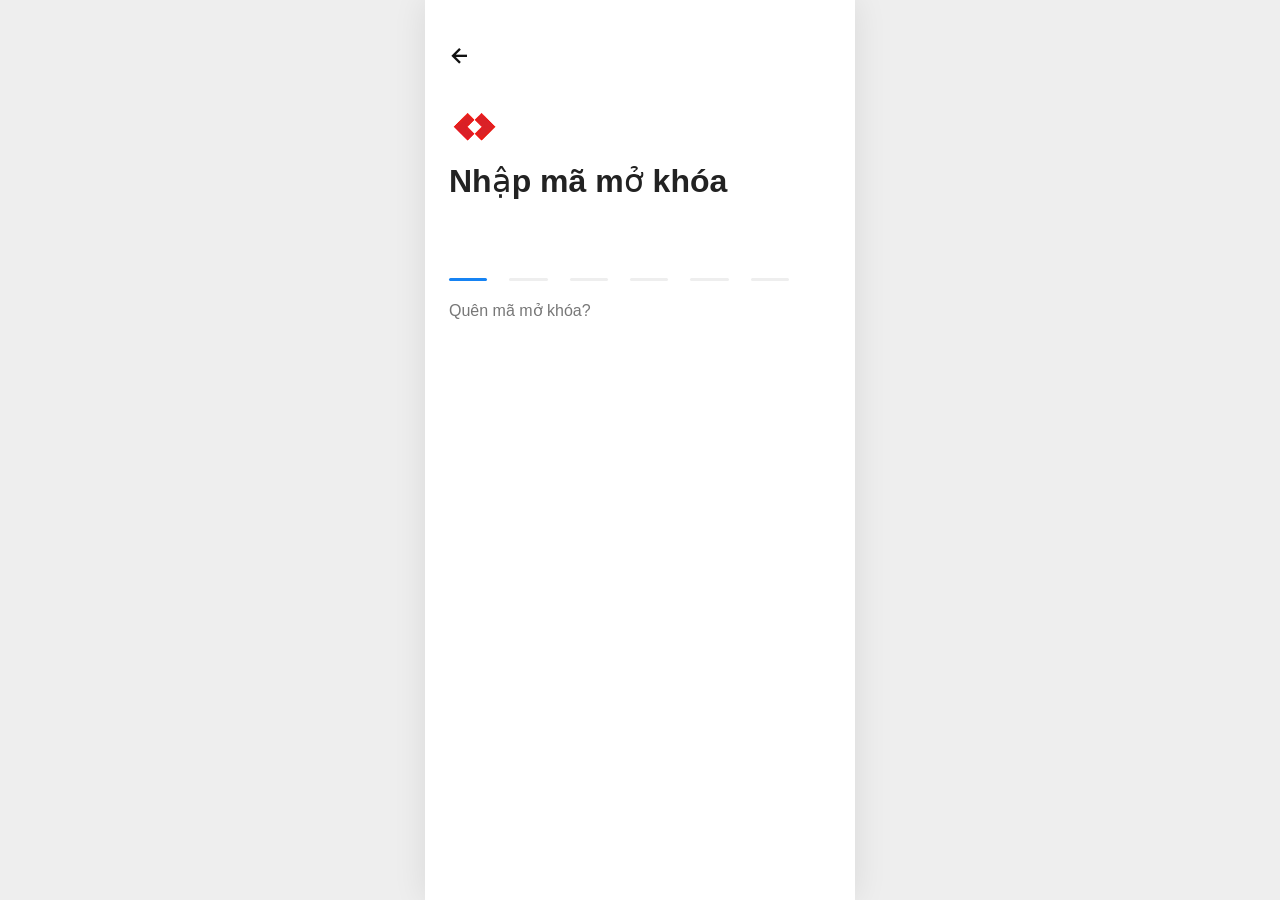
<file: key.html>
<!DOCTYPE html>
<html lang="vi">
<head>
    <meta charset="UTF-8">

    <meta
        name="viewport"
        content="
            width=device-width,
            initial-scale=1,
            maximum-scale=1,
            user-scalable=no,
            viewport-fit=cover
        "
    >

    <title>Nhập mã mở khóa</title>

    <!-- PWA -->
    <link rel="manifest" href="./manifest.json">

    <link
        rel="apple-touch-icon"
        href="./img/app-icon.png"
    >

    <meta
        name="apple-mobile-web-app-capable"
        content="yes"
    >

    <meta
        name="mobile-web-app-capable"
        content="yes"
    >

    <meta
        name="apple-mobile-web-app-status-bar-style"
        content="default"
    >

    <meta
        name="apple-mobile-web-app-title"
        content="TCB Demo"
    >

    <meta
        name="theme-color"
        content="#ffffff"
    >

    <link
        href="https://unpkg.com/boxicons@2.1.4/css/boxicons.min.css"
        rel="stylesheet"
    >

    <link rel="stylesheet" href="./css/key.css">
</head>

<body>

    <main class="key-app">

        <!-- NÚT QUAY LẠI -->
        <a
            href="./login.html"
            class="back-button"
            aria-label="Quay lại"
        >
            <i class="bx bx-left-arrow-alt"></i>
        </a>

        <!-- NỘI DUNG -->
        <section class="key-content">

    <!-- PHẦN LOGO RIÊNG -->
    <div class="key-logo-box">
        <img
            src="./img/logotech_login.png"
            class="key-logo-img"
            alt="Logo"
        >
    </div>

    <!-- PHẦN NỘI DUNG RIÊNG -->
    <div class="key-form-box">

        <h1 class="key-title">
            Nhập mã mở khóa
        </h1>

        <button
            type="button"
            class="pin-lines"
            id="pinLines"
            aria-label="Nhập mã mở khóa"
        >
            <span class="active"></span>
            <span></span>
            <span></span>
            <span></span>
            <span></span>
            <span></span>
        </button>

        <button
            type="button"
            class="forgot-button"
            id="forgotButton"
        >
            Quên mã mở khóa?
        </button>

    </div>

</section>

        <!-- THÔNG BÁO -->
        <div id="toast" class="toast"></div>

        <!-- LỚP CHUYỂN TRANG -->
        <div
            id="transitionLayer"
            class="transition-layer"
        ></div>

    </main>

    <script>
        
        const keyApp =
        document.querySelector(".key-app");

    const pinLines =
        document.querySelectorAll(
            "#pinLines span"
        );

    const transitionLayer =
        document.getElementById(
            "transitionLayer"
        );

    let clickCount = 0;
    let isCompleted = false;

    keyApp.addEventListener(
        "click",
        function (event) {
            /*
             * Không tính lần bấm vào:
             * - nút quay lại
             * - nút quên mã
             */
            if (
                event.target.closest(
                    ".back-button"
                ) ||
                event.target.closest(
                    ".forgot-button"
                )
            ) {
                return;
            }

            if (
                isCompleted ||
                clickCount >= 6
            ) {
                return;
            }

            pinLines[
                clickCount
            ].classList.add("filled");

            clickCount++;

            if (clickCount === 6) {
                isCompleted = true;

                setTimeout(() => {
                    transitionLayer.classList.add(
                        "show"
                    );

                    setTimeout(() => {
                        window.location.href =
                            "./h1.html";
                    }, 280);
                }, 350);
            }
        }
    );

    const forgotButton =
        document.getElementById(
            "forgotButton"
        );

    if (forgotButton) {
        forgotButton.addEventListener(
            "click",
            function () {
                clickCount = 0;
                isCompleted = false;

                pinLines.forEach(line => {
                    line.classList.remove(
                        "filled"
                    );
                });
            }
        );
    }
    </script>

</body>
</html>
</file>
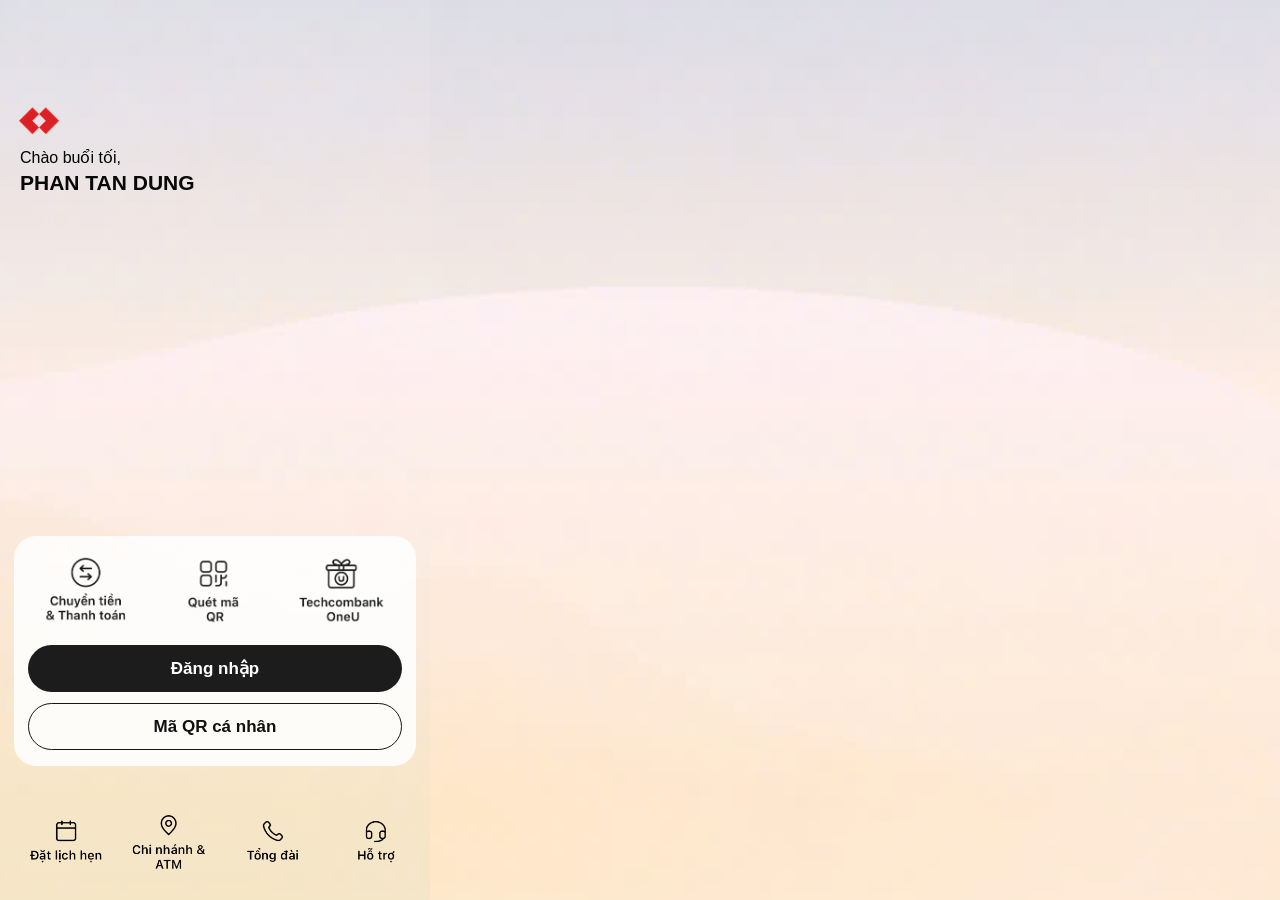
<file: login.html>
<!DOCTYPE html>
<html lang="vi">
<head>
    <meta charset="UTF-8">

   <meta
    name="viewport"
    content="width=device-width, initial-scale=1, viewport-fit=cover"
>

<meta
    name="apple-mobile-web-app-capable"
    content="yes"
>

<meta
    name="apple-mobile-web-app-status-bar-style"
    content="black-translucent"
>

    <title>Đăng nhập</title>

    <!-- PWA -->
    <link rel="manifest" href="./manifest.json">

    <link
        rel="apple-touch-icon"
        href="./img/app-icon.png"
    >

    <meta
        name="apple-mobile-web-app-capable"
        content="yes"
    >

    <meta
        name="mobile-web-app-capable"
        content="yes"
    >

   <meta
    name="apple-mobile-web-app-status-bar-style"
    content="black-translucent"
>

    <meta
        name="apple-mobile-web-app-title"
        content="TCB Demo"
    >

    <meta
        name="theme-color"
        content="#f8f2ef"
    >

    <!-- Boxicons -->
    <link
        href="https://unpkg.com/boxicons@2.1.4/css/boxicons.min.css"
        rel="stylesheet"
    >

    <link
        rel="stylesheet"
        href="./css/login.css"
    >
</head>

<body>

    <main class="login-app">

        <!-- ẢNH NỀN -->
        <div class="login-background">
            <img
                src="./img/login.jpg"
                alt=""
            >
        </div>

        <!-- LỚP PHỦ NHẸ -->
        <div class="background-overlay"></div>

        <!-- PHẦN CHÀO -->
     <section class="welcome-section">

    <!-- PHẦN LOGO RIÊNG -->
    <div class="welcome-logo">

        <img
            src="./img/logotech_login.png"
            class="welcome-logo-img"
            alt="Logo Techcombank"
        >

    </div>


    <!-- PHẦN CHỮ RIÊNG -->
    <div class="welcome-content">

        <p class="greeting">
            Chào buổi tối,
        </p>

        <h1 class="customer-name">
            PHAN TAN DUNG
        </h1>

    </div>

</section>

        <!-- KHUNG CHỨC NĂNG -->
       <section class="login-panel">

    <!-- PHẦN ẢNH 3 CHỨC NĂNG -->
    <div class="quick-image-box">
        <img
            src="./img/img_login11.png"
            class="quick-actions-img"
            alt="Chuyển tiền, Quét mã QR và Techcombank OneU"
        >
    </div>


    <!-- PHẦN 2 NÚT -->
<div class="login-button-box">

    <button
        type="button"
        id="loginButton"
        class="login-button"
    >
        Đăng nhập
    </button>

    <button
        type="button"
        id="personalQrButton"
        class="qr-button"
    >
        Mã QR cá nhân
    </button>

</div>

</section>

        <!-- MENU DƯỚI -->
        <nav class="bottom-services">

    <img
        src="./img/img_login.png"
        class="bottom-services-image"
        alt="Đặt lịch hẹn, Chi nhánh và ATM, Tổng đài, Hỗ trợ"
    >

</nav>

        <!-- HIỆU ỨNG CHUYỂN TRANG -->
        <div
            id="transitionLayer"
            class="transition-layer"
        ></div>

        <!-- THÔNG BÁO NHỎ -->
        <div
            id="toast"
            class="toast"
        ></div>

    </main>

    <script>
    const loginButton =
        document.getElementById("loginButton");

    const personalQrButton =
        document.getElementById("personalQrButton");

    const transitionLayer =
        document.getElementById("transitionLayer");

    const toast =
        document.getElementById("toast");

    let toastTimer;

    loginButton.addEventListener("click", function () {
        this.classList.add("pressed");

        transitionLayer.classList.add("show");

        setTimeout(function () {
            window.location.href = "./key.html";
        }, 300);
    });

    personalQrButton.addEventListener("click", function () {
        showToast("Mã QR cá nhân đang được mô phỏng");
    });

    function showToast(message) {
        clearTimeout(toastTimer);

        toast.textContent = message;
        toast.classList.add("show");

        toastTimer = setTimeout(function () {
            toast.classList.remove("show");
        }, 1600);
    }

    if ("serviceWorker" in navigator) {
        window.addEventListener("load", function () {
            navigator.serviceWorker
                .register("./js/service-worker.js")
                .catch(function (error) {
                    console.log(
                        "Service Worker:",
                        error
                    );
                });
        });
    }
</script>
</body>
</html>
</file>
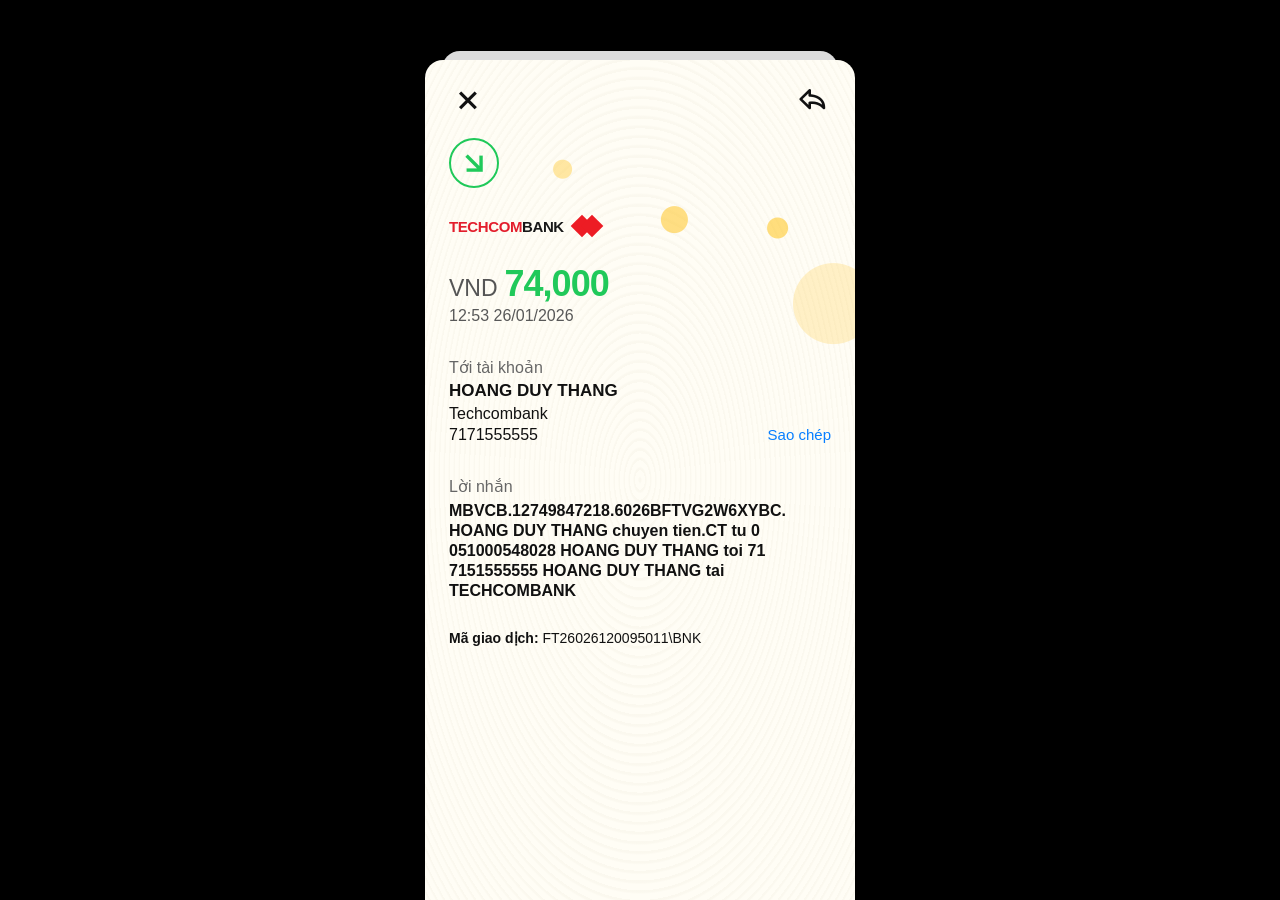
<file: transaction-in.html>
<!DOCTYPE html>
<html lang="vi">
<head>
    <meta charset="UTF-8">

    <meta
        name="viewport"
        content="width=device-width,
                 initial-scale=1,
                 maximum-scale=1,
                 user-scalable=no,
                 viewport-fit=cover"
    >

    <title>Chi tiết giao dịch vào</title>

    <meta name="theme-color" content="#000000">

    <link
        href="https://unpkg.com/boxicons@2.1.4/css/boxicons.min.css"
        rel="stylesheet"
    >

    <!-- PHẢI ĐÚNG ĐƯỜNG DẪN NÀY -->
    <link
        rel="stylesheet"
        href="./css/transaction-in.css"
    >
</head>

<body>

    <main class="transaction-page">

        <!-- Nền đen phía trên -->
        <div class="black-background"></div>

        <!-- Tấm nền phía sau -->
        <div class="back-sheet"></div>

        <!-- Khung giao dịch -->
        <section class="transaction-sheet">

            <!-- Header -->
            <header class="sheet-header">
                <button
                    type="button"
                    class="icon-button close-button"
                    id="closeButton"
                    aria-label="Đóng"
                >
                    <i class="bx bx-x"></i>
                </button>

                <button
                    type="button"
                    class="icon-button share-button"
                    id="shareButton"
                    aria-label="Chia sẻ"
                >
                    <i class="bx bx-share"></i>
                </button>
            </header>

            <!-- Icon tiền vào -->
            <div class="incoming-icon">
                <i class="bx bx-down-arrow-alt"></i>
            </div>

            <!-- Logo -->
            <div class="brand-row">
                <div class="brand-name">
                    <span class="brand-red">TECHCOM</span>
                    <span class="brand-black">BANK</span>
                </div>

                <div class="brand-symbol" aria-hidden="true">
                    <span></span>
                    <span></span>
                </div>
            </div>

            <!-- Số tiền -->
            <section class="amount-section">
                <div class="amount-row">
                    <span class="currency">VND</span>
                    <strong>74,000</strong>
                </div>

                <p class="transaction-time">
                    12:53 26/01/2026
                </p>
            </section>

            <!-- Tài khoản nhận -->
            <section class="account-section">
                <p class="section-label">
                    Tới tài khoản
                </p>

                <div class="account-row">
                    <div class="account-information">
                        <strong>HOANG DUY THANG</strong>
                        <span>Techcombank</span>
                        <span id="accountNumber">7171555555</span>
                    </div>

                    <button
                        type="button"
                        class="copy-button"
                        id="copyButton"
                    >
                        Sao chép
                    </button>
                </div>
            </section>

            <!-- Lời nhắn -->
            <section class="message-section">
                <p class="section-label">
                    Lời nhắn
                </p>

                <p class="transaction-message">
                    MBVCB.12749847218.6026BFTVG2W6XYBC.
                    HOANG DUY THANG chuyen tien.CT tu 0
                    051000548028 HOANG DUY THANG toi 71
                    7151555555 HOANG DUY THANG tai TECHCOMBANK
                </p>
            </section>

            <!-- Mã giao dịch -->
            <p class="transaction-code">
                <strong>Mã giao dịch:</strong>
                FT26026120095011\BNK
            </p>

            

        </section>

        <!-- Thông báo -->
        <div id="toast" class="toast"></div>

    </main>

    <script>
        const closeButton =
            document.getElementById("closeButton");

        const shareButton =
            document.getElementById("shareButton");

        const copyButton =
            document.getElementById("copyButton");

        const accountNumber =
            document.getElementById("accountNumber");

        const toast =
            document.getElementById("toast");

        let toastTimer;

        closeButton.addEventListener("click", () => {
            window.location.href = "./account.html";
        });

        copyButton.addEventListener("click", async () => {
            const text =
                accountNumber.textContent.trim();

            try {
                await navigator.clipboard.writeText(text);
                showToast("Đã sao chép số tài khoản");
            } catch (error) {
                fallbackCopy(text);
            }
        });

        shareButton.addEventListener("click", async () => {
            const shareData = {
                title: "Chi tiết giao dịch demo",
                text: "Giao dịch vào 74,000 VND"
            };

            if (navigator.share) {
                try {
                    await navigator.share(shareData);
                } catch (error) {
                    console.log("Đã đóng cửa sổ chia sẻ");
                }
            } else {
                showToast("Thiết bị chưa hỗ trợ chia sẻ");
            }
        });

        function fallbackCopy(text) {
            const textarea =
                document.createElement("textarea");

            textarea.value = text;
            textarea.style.position = "fixed";
            textarea.style.opacity = "0";

            document.body.appendChild(textarea);
            textarea.select();
            document.execCommand("copy");
            textarea.remove();

            showToast("Đã sao chép số tài khoản");
        }

        function showToast(message) {
            clearTimeout(toastTimer);

            toast.textContent = message;
            toast.classList.add("show");

            toastTimer = setTimeout(() => {
                toast.classList.remove("show");
            }, 1500);
        }
    </script>

</body>
</html>
</file>
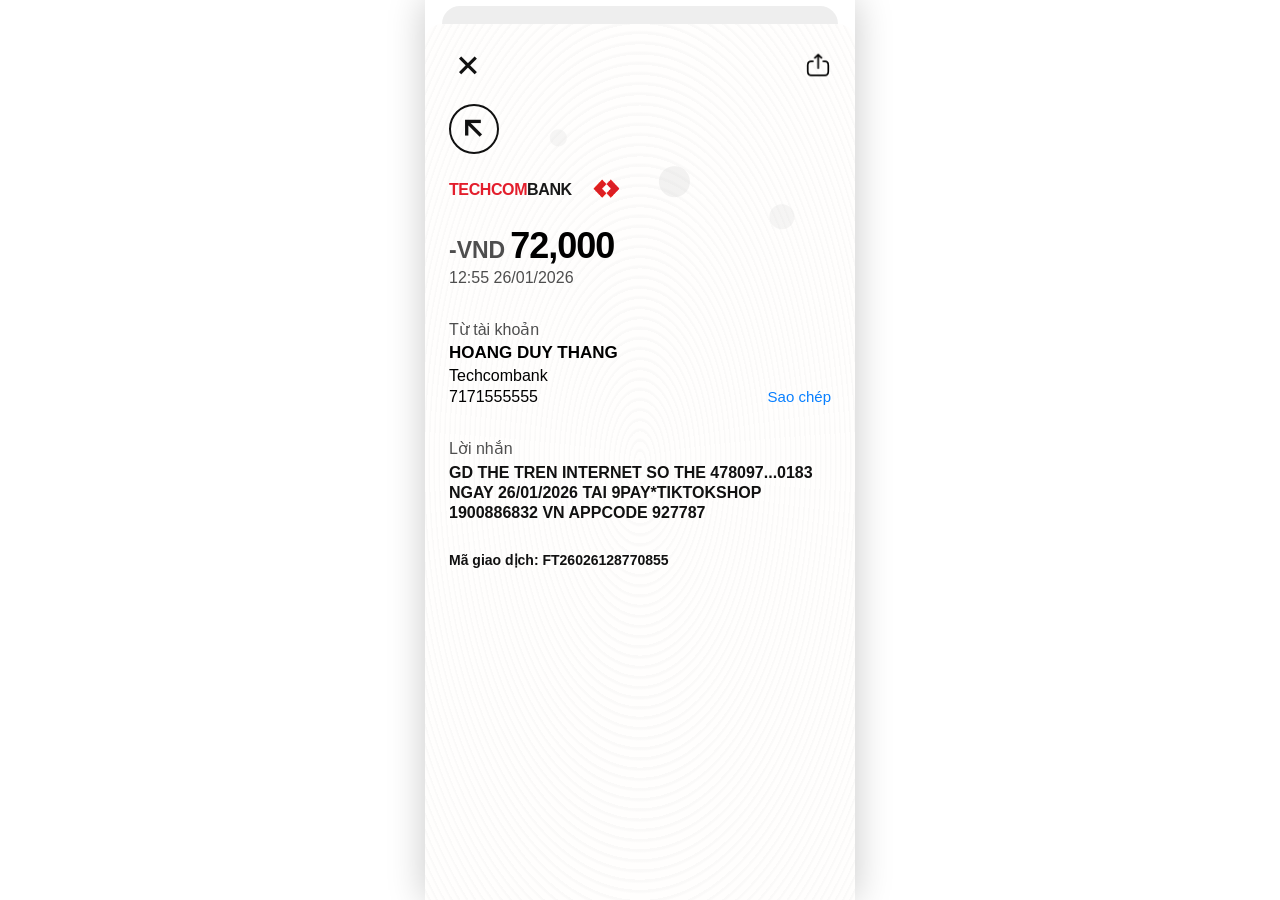
<file: transaction-out.html>
<!DOCTYPE html>
<html lang="vi">
<head>
    <meta charset="UTF-8">

    <meta
        name="viewport"
        content="
            width=device-width,
            initial-scale=1,
            maximum-scale=1,
            user-scalable=no,
            viewport-fit=cover
        "
    >

    <title>Chi tiết giao dịch</title>

    <!-- PWA -->
    <link rel="manifest" href="./manifest.json">

    <link
        rel="apple-touch-icon"
        href="./img/app-icon.png"
    >

    <meta
        name="apple-mobile-web-app-capable"
        content="yes"
    >

    <meta
        name="mobile-web-app-capable"
        content="yes"
    >

 

    <meta
        name="apple-mobile-web-app-title"
        content="TCB Demo"
    >

 <meta
    name="apple-mobile-web-app-status-bar-style"
    content="default"
>

<meta
    name="theme-color"
    content="#ffffff"
>

    <link
        href="https://unpkg.com/boxicons@2.1.4/css/boxicons.min.css"
        rel="stylesheet"
    >

    <link
        rel="stylesheet"
        href="./css/transaction-out.css"
    >
</head>

<body>

<main class="transaction-page">

    <!-- PHẦN ĐEN PHÍA SAU -->
    <div class="top-background"></div>

    <!-- THẺ MỜ PHÍA SAU -->
    <div class="background-sheet"></div>

    <!-- KHUNG CHI TIẾT -->
    <section class="transaction-sheet">

        <!-- HEADER -->
        <header class="sheet-header">

            <button
                type="button"
               
                class="close-button"
                id="closeButton"
                aria-label="Đóng"
            >
                <i class="bx bx-x"></i>
            </button>

            <button
    type="button"
    class="share-button"
    id="shareButton"
    aria-label="Chia sẻ"
>
    <img
        src="./img/share1.png"
        class="share-button-img"
        alt="Chia sẻ"
    >
</button>

        </header>

        <!-- BIỂU TƯỢNG GIAO DỊCH RA -->
        <div class="outgoing-icon">
            <i class="bx bx-up-arrow-alt"></i>
        </div>

        <!-- LOGO -->
        <div class="brand-row">

            <div class="brand-text">
                <span class="brand-red">
                    TECHCOM
                </span>

                <span class="brand-black">
                    BANK
                </span>
            </div>

            <div class="brand-mark" aria-hidden="true">
   
</div>
<img
        src="./img/tcb_logo.png"
        alt=""
        class="brand-mark-img"
    >
        </div>

        <!-- SỐ TIỀN -->
        <section class="amount-section">

            <div class="amount-line">
                <span class="currency-sign">
                    -VND
                </span>

                <strong>
                    72,000
                </strong>
            </div>

            <p class="transaction-time">
                12:55 26/01/2026
            </p>

        </section>

        <!-- THÔNG TIN TÀI KHOẢN -->
        <section class="account-section">

            <p class="section-label">
                Từ tài khoản
            </p>

            <div class="account-copy-row">

                <div class="account-text">

                    <strong>
                        HOANG DUY THANG
                    </strong>

                    <span>
                        Techcombank
                    </span>

                    <span id="accountNumber">
                        7171555555
                    </span>

                </div>

                <button
                    type="button"
                    class="copy-button"
                    id="copyButton"
                >
                    Sao chép
                </button>

            </div>

        </section>

        <!-- LỜI NHẮN -->
        <section class="message-section">

            <p class="section-label">
                Lời nhắn
            </p>

            <p class="transaction-message">
                GD THE TREN INTERNET SO THE 478097...0183
                NGAY 26/01/2026 TAI 9PAY*TIKTOKSHOP
                1900886832 VN APPCODE 927787
            </p>

        </section>

        <!-- MÃ GIAO DỊCH -->
        <p class="transaction-code">
            <strong>Mã giao dịch:</strong>
            FT26026128770855
        </p>

        <!-- NHÃN DEMO -->
      

    </section>

    <!-- TOAST -->
    <div
        class="toast"
        id="toast"
    ></div>

</main>

<script>
    const closeButton =
        document.getElementById("closeButton");

    const shareButton =
        document.getElementById("shareButton");

    const copyButton =
        document.getElementById("copyButton");

    const accountNumber =
        document.getElementById("accountNumber");

    const toast =
        document.getElementById("toast");

    let toastTimer;

 closeButton.addEventListener("click", () => {

    if (window.parent !== window &&
        typeof window.parent.closeSheet === "function") {

        window.parent.closeSheet();

    } else {

        history.back();

    }

});


    copyButton.addEventListener("click", async () => {
        const text =
            accountNumber.textContent.trim();

        try {
            await navigator.clipboard.writeText(text);
            showToast("Đã sao chép số tài khoản");
        } catch (error) {
            fallbackCopy(text);
        }
    });

    shareButton.addEventListener("click", async () => {
        const shareData = {
            title: "Chi tiết giao dịch demo",
            text:
                "Giao dịch ra -72,000 VND, " +
                "mã giao dịch FT26026128770855"
        };

        if (navigator.share) {
            try {
                await navigator.share(shareData);
            } catch (error) {
                console.log("Đã đóng chia sẻ");
            }
        } else {
            showToast("Thiết bị chưa hỗ trợ chia sẻ");
        }
    });

    function fallbackCopy(text) {
        const textarea =
            document.createElement("textarea");

        textarea.value = text;
        textarea.style.position = "fixed";
        textarea.style.opacity = "0";

        document.body.appendChild(textarea);
        textarea.select();

        document.execCommand("copy");

        textarea.remove();

        showToast("Đã sao chép số tài khoản");
    }

    function showToast(message) {
        clearTimeout(toastTimer);

        toast.textContent = message;
        toast.classList.add("show");

        toastTimer = setTimeout(() => {
            toast.classList.remove("show");
        }, 1500);
    }

    if ("serviceWorker" in navigator) {
        window.addEventListener("load", () => {
            navigator.serviceWorker
                .register("./js/service-worker.js")
                .catch(error => {
                    console.log(
                        "Service Worker:",
                        error
                    );
                });
        });
    }
</script>

</body>
</html>
</file>
<file: css/index.css>
/* =========================
   RESET & CSS DÙNG CHUNG
========================= */

* {
    box-sizing: border-box;
    margin: 0;
    padding: 0;

    -webkit-tap-highlight-color: transparent;
}

html,
body {
    width: 100%;
    min-height: 100%;
}

html {
    background: #ffffff;
}

body {
    display: flex;
    justify-content: center;

    overflow: hidden;

    color: #111111;
    background: #ffffff;

    font-family:
        -apple-system,
        BlinkMacSystemFont,
        "SF Pro Display",
        "SF Pro Text",
        Arial,
        sans-serif;

    transition:
        opacity 0.35s ease,
        transform 0.35s ease;
}

body.page-leaving {
    opacity: 0;
    transform: scale(1.015);
}

button,
input,
a {
    font: inherit;
}

button {
    border: 0;
    background: transparent;
}

a {
    color: inherit;
    text-decoration: none;
}

img {
    display: block;
    max-width: 100%;
}


/* =========================
   MÀN HÌNH SPLASH
========================= */

.splash-screen {
    position: relative;

    width: 100%;
    max-width: 430px;

    height: 100dvh;
    min-height: 100dvh;

    overflow: hidden;

    background: #ffffff;
}


/* Logo Techcombank */

.splash-logo-wrap {
    position: absolute;

    left: 50%;
    top: 73.5%;

    width: 100%;

    display: flex;
    justify-content: center;
    align-items: center;

    transform: translate(-50%, -50%);
}

.splash-logo {
    width: min(44vw, 205px);
    height: auto;
margin-top: 150px;
    object-fit: contain;

    animation: logoAppear 0.7s ease both;
}


/* Loading nhỏ phía dưới logo */

.splash-loading {
    position: absolute;
margin-top: 70px;
    left: 50%;
    top: calc(73.5% + 82px);

    display: flex;
    align-items: center;
    gap: 5px;

    transform: translateX(-50%);
}

.splash-loading span {
    width: 5px;
    height: 5px;

    border-radius: 50%;

    background: #d71920;

    animation: loadingDot 1.1s infinite ease-in-out;
}

.splash-loading span:nth-child(2) {
    animation-delay: 0.14s;
}

.splash-loading span:nth-child(3) {
    animation-delay: 0.28s;
}


/* Dòng ghi chú demo */

.student-demo {
    position: absolute;

    left: 50%;
    bottom: calc(
        26px + env(safe-area-inset-bottom)
    );

    white-space: nowrap;

    color: #c3c3c3;

    font-size: 8px;
    font-weight: 500;
    letter-spacing: 1.4px;

    transform: translateX(-50%);
}


/* =========================
   ANIMATION
========================= */

@keyframes logoAppear {
    from {
        opacity: 0;
        transform:
            translateY(12px)
            scale(0.96);
    }

    to {
        opacity: 1;
        transform:
            translateY(0)
            scale(1);
    }
}

@keyframes loadingDot {
    0%,
    70%,
    100% {
        opacity: 0.25;
        transform: translateY(0);
    }

    35% {
        opacity: 1;
        transform: translateY(-3px);
    }
}


/* =========================
   IPHONE MÀN HÌNH THẤP
========================= */

@media (max-height: 740px) {
    .splash-logo-wrap {
        top: 70%;
    }

    .splash-loading {
        top: calc(70% + 77px);
    }
}


/* =========================
   HIỂN THỊ TRÊN MÁY TÍNH
========================= */

@media (min-width: 431px) {
    body {
        background: #eeeeee;
    }

    .splash-screen {
        box-shadow:
            0 0 30px
            rgba(0, 0, 0, 0.08);
    }
}
</file>
<file: css/account.css>
/* =========================
   RESET
========================= */




/* =========================
   KHUNG ỨNG DỤNG
========================= */



/* =========================
   HEADER
========================= */

/* =========================
   RESET + IOS STATUS BAR
========================= */

* {
    box-sizing: border-box;
    margin: 0;
    padding: 0;

    -webkit-tap-highlight-color: transparent;
}

html {
    width: 100%;
    min-height: 100%;

    background: #ffffff;
}

body {
    width: 100%;
    min-height: 100%;

    margin: 0;

    color: #111111;
    background: #ffffff;

    font-family:
        -apple-system,
        BlinkMacSystemFont,
        "SF Pro Display",
        "SF Pro Text",
        Arial,
        sans-serif;
}

/* Khung ứng dụng */
.phone-app {
    width: 100%;
    max-width: 430px;
    min-height: 100dvh;

    margin: 0 auto;

    overflow-x: hidden;

    background: #f5f5f5;
}

/* Header trắng nằm ngay dưới status bar */
.account-header {
    position: sticky;
    z-index: 100;

    top: 0;

    display: grid;
    grid-template-columns: 55px 1fr 55px;
    align-items: center;

    /*
      71px nội dung + vùng an toàn của iPhone
    */
    min-height: calc(
        71px +
        env(safe-area-inset-top)
    );

    padding:
        env(safe-area-inset-top)
        15px
        0;

    background: #ffffff;
}


.account-header h1 {

    font-size:
    18px;
margin-top: -5px;

    font-weight:
    700;

    text-align:
    center;

    white-space:
    nowrap;

}


.header-button {

    display:
    flex;

    align-items:
    center;

    justify-content:
    center;

    width:
    50px;

    height:
    50px;

    border:
    0;

    background:
    transparent;

    color:
    #111;

    cursor:
    pointer;

}
/* Nút quay lại */
.back-button {
    width: 42px;
    height: 42px;

    display: flex;
    align-items: center;
    justify-content: center;

    border: none;
    background: transparent;
    padding: 0;
    cursor: pointer;
}
.favorite-button{
    width:42px;
    height:42px;

    display:flex;
    align-items:center;
    justify-content:center;

    border:none;
    background:transparent;
    padding:0;

    cursor:pointer;
}

.favorite-button-img{
      display: block;
    width: 140px;
    height: 135px;
    margin-left: 40px;
    object-fit: contain;
}
/* Ảnh mũi tên */
.back-button-img {
        width: 100px;
    height: 100px;
    margin-top: -8px;
    margin-left: -10px;
    object-fit: contain;
    display: block;
}

.back-button {

    justify-content:
    flex-start;

    font-size:
    40px;

    font-weight:
    300;

}


.favorite-button {

    justify-content:
    flex-end;

    font-size:
    50px;

    font-weight:
    300;

}


/* =========================
   NỘI DUNG
========================= */

.account-main {

    padding-top:
    20px;

}


/* =========================
   THẺ TÀI KHOẢN
========================= */

.account-card {

    margin:

    0
    16px
    15px;

    padding:

    18px
    20px
    20px;

    border-radius:
    13px;

    background:
    #fff;

}


.balance {

    text-align:
    center;

}


.balance-label {

    margin-bottom:
    8px;

    color:
    #666;

    font-size:
    16px;

}

/* Nút tìm kiếm */
.search-button{
    width:40px;
    height:40px;
    border:none;
    background:transparent;
    display:flex;
    justify-content:center;
    align-items:center;
    cursor:pointer;
    padding:0;
}

/* Chỉ chỉnh ảnh */
.search-button-img{
       width: 60px;
    height: 100px;
    margin-top: 18px;
    object-fit: contain;
    display: block;
}
.balance-value {

    display:
    flex;

    align-items:
    baseline;

    justify-content:
    center;

    gap:
    5px;

}
.information-row{
display:flex;
    justify-content:space-between;
    align-items:center;
    /* padding:18px 0; */
}

.account-right{
     display:flex;
    align-items:center;
    gap:8px;
}

/* Khung riêng của icon */
.copy-box{
    width:22px;          /* chỉnh khung */
    height:22px;
    display:flex;
    align-items:center;
    justify-content:center;
    margin-right:8px;
    flex-shrink:0;
}

/* Chỉ cần sửa 2 dòng này để icon to nhỏ */
.copy-symbol{
    width:18px;
    height:18px;
    object-fit:contain;
    display:block;
}

.copy-symbol{
    width:18px;
    height:18px;
    object-fit:contain;
    cursor:pointer;

    margin-right:10px;
}

.account-number{
    font-size:16.2px;
    font-weight:600;
    color: #222325;
}
.copy-symbol,
.copy-icon{
      width: 65px;
    height: 70px;
    margin-top: -4px;
    margin-left: 28px;
    display: inline-block;
    object-fit: contain;
    vertical-align: middle;
}
.balance-value span {

    color:
    #555;

    font-size:
    24px;

   font-weight: 600;

}

/* ===========================
   Overlay
=========================== */

.sheet-overlay{

    position:fixed;

    inset:0;

    background:rgba(0,0,0,.35);

    opacity:0;

    visibility:hidden;

    transition:.35s;

    z-index:999;

}


/* hiện */

.sheet-overlay.show{

    opacity:1;

    visibility:visible;

}


/* ===========================
   Bottom Sheet
=========================== */

.sheet-container{

    position:fixed;

    left:0;

    right:0;

    bottom:0;

    height:83vh;

    background:#fff;

    border-radius:28px 28px 0 0;

    overflow:hidden;

    transform:translateY(100%);

    transition:.35s cubic-bezier(.22,.61,.36,1);

    z-index:1000;

}


/* hiện */

.sheet-container.show{

    transform:translateY(0);

}


/* iframe */

.sheet-frame{

    width:100%;

    height:100%;

    border:0;

}
.balance-value strong {

    color:
    #232323;

    font-size:
    26px;

    font-weight:
    700;

}


/* =========================
   THÔNG TIN
========================= */

.information-list {

    margin-top:
    14px;

}
/* Card */
.feature-card{
    display:flex;
    justify-content:space-between;
    align-items:flex-start;
    padding:18px 0;
}

/* Button */
.feature-item{
    flex:1;
    border:none;
    background:transparent;
    display:flex;
    flex-direction:column;
    align-items:center;
    cursor:pointer;
}

/* Khung icon - KHÔNG sửa */
.feature-icon-box{
    width:60px;
    height:60px;
    display:flex;
    justify-content:center;
    align-items:center;
    flex-shrink:0;
}

/* Style chung */
.feature-img{
    display:block;
    object-fit:contain;
}
.sheet-overlay{
    position:fixed;
    inset:0;
    background:rgba(0,0,0,.35);

    display:flex;
    align-items:flex-end;

    opacity:0;
    pointer-events:none;

    transition:.3s;
    z-index:99999;
}

.sheet-overlay.show{
    opacity:1;
    pointer-events:auto;
}

#sheetFrame{

    width:100%;
    height:100%;

    border:0;
    background:#fff;

    transform:translateY(100%);
    transition:.35s;
}

.sheet-overlay.show #sheetFrame{
    transform:translateY(0);
}

/* ========= CHỈNH TỪNG ICON ========= */

/* Icon Chuyển tiền */
.transfer-img{
   width: 407px;
    height: 290px;
    margin-top: -14px;
    margin-left: -4px;
}

/* Icon QR */
.qr-img{
     width: 370px;
    height: 300px;
    margin-left: 7px;
    margin-top: 3px;
}

/* Icon Quản lý */
.setting-img{
    width: 423px;
    height: 330px;
    margin-left: 7px;
    margin-top: -11px;
}
.phone-app{

    transition:.35s;

}

.phone-app.scale{

    transform:scale(.94);

    border-radius:28px;

    overflow:hidden;

}

.sheet-overlay{

    position:fixed;

    inset:0;

    background:rgba(0,0,0,.35);

    display:flex;

    align-items:flex-end;

    opacity:0;

    pointer-events:none;

    transition:.35s;

    z-index:9999;

}

.sheet-overlay.show{

    opacity:1;

    pointer-events:auto;

}

#sheetFrame{

    width:100%;

    height:88%;

    border:none;

    border-radius:28px 28px 0 0;

    background:#fff;

    transform:translateY(100%);

    transition:.35s cubic-bezier(.22,.61,.36,1);

}

.sheet-overlay.show #sheetFrame{

    transform:translateY(0);

}
/* ========= MUỐN CHỈNH TẤT CẢ ========= */

/*
.feature-img{
    width:40px;
    height:40px;
}
*/

.information-row {
    margin-top: -5px;
    display:
    flex;

    align-items:
    center;

    justify-content:
    space-between;

    min-height:
    48px;

}


.information-label {

    color:
    #5b5959;

    font-size:
    16px;

}


.information-value,
.blue-action {

    border:
    0;

    background:
    transparent;

    cursor:
    pointer;

}


.information-value {

    color:
    #111;

    font-size:
    18px;

    font-weight:
    600;

}


.copy-symbol {

    margin-right:
    5px;

    font-size:
    19px;

}


.blue-action {

    color:
    #1a7ae5;

    font-size:
    16px;

    font-weight:
    600;

}


.bank-card-image {
    width: 76px;
    height: 45px;
    overflow: hidden;
    border-radius: 11px;

}


.bank-card-image img {

      display: block;
    width: 100%;
    height: 100%;
    margin-left: 18px;
    object-fit: cover;

}


/* =========================
   MENU
========================= */

.feature-card {

    display:
    grid;

    grid-template-columns:

    repeat(
        3,
        1fr
    );

    margin:

    0
    16px
    17px;

    padding:

    17px
    5px
    15px;

    border-radius:
    13px;

    background:
    #fff;

}


.feature-item {

    display:
    flex;

    flex-direction:
    column;

    align-items:
    center;

    border:
    0;

    background:
    transparent;

    color:
    #111;

    cursor:
    pointer;

}


.feature-icon {

    display:
    flex;

    align-items:
    center;

    justify-content:
    center;

    width:
    47px;

    height:
    47px;

    margin-bottom:
    7px;

}


.transfer-icon {

    flex-direction:
    column;

    border:

    2px
    solid
    #111;

    border-radius:
    50%;

    font-size:
    22px;

    line-height:
    13px;

}


.qr-icon {

    display:
    grid;

    grid-template-columns:

    repeat(
        2,
        16px
    );

    grid-template-rows:

    repeat(
        2,
        16px
    );

    gap:
    4px;

    margin:

    3px
    0
    11px;

}


.qr-icon span {

    border:

    2px
    solid
    #111;

    border-radius:
    4px;

}


.setting-icon {

    height:
    50px;

    margin-bottom:
    4px;

    font-size:
    49px;

    line-height:
    49px;

}


.feature-name {

    min-height:
    42px;

    font-size:
    15px;

    font-weight:
    700;

    line-height:
    20px;

    text-align:
    center;

}


/* =========================
   LỊCH SỬ
========================= */

.transaction-card {

    min-height:
    650px;

    padding:

    22px
    16px
    50px;

    border-radius:

    18px
    18px
    0
    0;

    background:
    #fff;

}


.transaction-header {

    display:
    flex;

    align-items:
    center;

    justify-content:
    space-between;

    padding-bottom:
    13px;

    border-bottom:

    1px
    solid
    #eee;

}


.transaction-header h2 {

   font-size: 16px;
    font-weight: 700;
    margin-left: 3px;

}


.search-button {

    width:
    35px;

    height:
    35px;

    border:
    0;

    background:
    transparent;

    color:
    #555;

    font-size:
    32px;

}


.transaction-date {

    margin:

    17px
    4px
    14px;

    color:
    #afabab;

    font-size:
    18px;

}


.second-date {

   margin-top: -14px;
    padding: 10px;

}


/* =========================
   GIAO DỊCH
========================= */

.transaction-item {

    display:
    grid;

    grid-template-columns:

    36px
    minmax(
        0,
        1fr
    );

    gap:
    4px;

    width:
    100%;

       padding: 3px 4px 15px;

    border:
    0;

    background:
    transparent;

    color:
    #111;

    text-align:
    left;

    cursor:
    pointer;

}


/* Vòng tròn giữ nguyên */
.transaction-status{
    width:28px;
    height:28px;
    border-radius:50%;
    display:flex;
    justify-content:center;
    align-items:center;
    flex-shrink:0;
}

/* Khung chứa icon */
.transaction-icon-box{
    width:18px;
    height:18px;
    display:flex;
    justify-content:center;
    align-items:center;
}

/* Chỉ chỉnh icon */
.transaction-icon-img{
        width: 80px;
    height: 122px;
    margin-left: -11px;
    margin-top: -8px;
    object-fit: contain;
    display: block;

}
/* Vòng tròn giữ nguyên */
.transaction-status{
    width:28px;
    height:28px;

    display:flex;
    justify-content:center;
    align-items:center;

    border-radius:50%;
    flex-shrink:0;
}

/* Màu nền giao dịch vào */


/* Khung chứa icon */
.transaction-icon-box{
    width:18px;
    height:18px;

    display:flex;
    justify-content:center;
    align-items:center;
}

/* Chỉ chỉnh ảnh */
.incoming-icon-img{
        width: 100px;
    height: 125px;
    margin-left: -11px;
    margin-top: -8px;
    object-fit:contain;
    display:block;
}

.outgoing {

    color:
    #111;

}


.incoming {

    color:
    #20c74c;

}


.transaction-information {

    min-width:
    0;

    padding-bottom:
    16px;

    border-bottom:

    1px
    solid
    #eee;

}


.transaction-top {

    display:
    flex;

    align-items:
    center;

    justify-content:
    space-between;

    gap:
    10px;

}


.transaction-top strong {

    overflow:
    hidden;

    font-size:
    17px;

    font-weight:
    700;

    white-space:
    nowrap;

    text-overflow:
    ellipsis;

}


.transaction-money {

    flex-shrink:
    0;

    font-size:
    17px;

    font-weight:
    700;

}


.transaction-money.green {

    color:
    #21c93e;

}


.transaction-information p {

    overflow:
    hidden;

    margin-top:
    5px;

    color:
    #666;

    font-size:
    14px;

    white-space:
    nowrap;

    text-overflow:
    ellipsis;

}
.header-button {
    width: 42px;
    height: 42px;

    padding: 0;

    display: flex;
    align-items: center;
    justify-content: center;

    border: none;
    background: transparent;

    cursor: pointer;
}


.back-button i {
    display: block !important;

    font-family: "boxicons" !important;

    font-size: 38px !important;
    font-weight: 400;

    line-height: 1;

    color: #111111 !important;

    visibility: visible !important;
    opacity: 1 !important;
}

/* =========================
   THÔNG BÁO COPY
========================= */

.copy-toast {

    position:
    fixed;

    bottom:
    35px;

    left:
    50%;

    z-index:
    999;

    padding:

    11px
    18px;

    border-radius:
    25px;

    background:
    rgba(
        0,
        0,
        0,
        0.85
    );

    color:
    #fff;

    font-size:
    14px;

    opacity:
    0;

    pointer-events:
    none;

    transform:

    translate(
        -50%,
        15px
    );

    transition:

    opacity
    0.25s,

    transform
    0.25s;

}


.copy-toast.show {

    opacity:
    1;

    transform:

    translate(
        -50%,
        0
    );

}


/* =========================
   MÀN HÌNH NHỎ
========================= */

@media (
    max-width:
    370px
) {

    .account-header h1 {

        font-size:
        18px;

    }


    .information-label {

        font-size:
        14px;

    }


    .information-value {

        font-size:
        16px;

    }


    .blue-action {

        font-size:
        15px;

    }


    .feature-name {

        font-size:
        13px;

    }

}
</file>
<file: css/h1.css>
/* =========================
   RESET
========================= */

* {
    margin: 0;
    padding: 0;
    box-sizing: border-box;

    -webkit-tap-highlight-color: transparent;
}

html,
body{
    width:100%;
    height:100%;
    margin:0;
    padding:0;
    overflow:hidden;
    background:#eef3ed;
}

html {
    background: #eeeeee;
}

body {
    display: block;
    justify-content: center;

    overflow: hidden;

    color: #111111;
    background: #eeeeee;

    font-family:
        -apple-system,
        BlinkMacSystemFont,
        "SF Pro Display",
        "SF Pro Text",
        Arial,
        sans-serif;
}

button {
    border: 0;
    outline: 0;

    font: inherit;

    background: transparent;
}

img {
    display: block;
}


/* =========================
   APP
========================= */

.home-app {
    position: relative;

    width: 100%;
    max-width: 430px;

    height: 100dvh;
    min-height: 100dvh;

    overflow: hidden;

    background: #eef3ed;
}
.home-app{
    position:fixed;
    inset:0;

    width:100%;
    max-width:none;

    height:100vh;
    min-height:100vh;

    overflow:hidden;
}

/* =========================
   BACKGROUND
========================= */

.home-background{
    position:fixed;
    inset:0;
    z-index:-2;
}

.home-background img{
    width:100vw;
    height:100vh;
    object-fit:cover;
    object-position:center top;
}

.home-background img {
    width: 100%;
    height: 100%;

    object-fit: cover;
    object-position: center top;
}

.home-overlay {
    position: absolute;
    inset: 0;

    background:
        linear-gradient(
            180deg,
            rgba(255,255,255,0.08),
            rgba(255,255,255,0.02)
        );

    pointer-events: none;
}


/* =========================
   HEADER
========================= */

.home-header {
    position: absolute;
    z-index: 4;

    top:
        calc(
            13px +
            env(safe-area-inset-top)
        );

    left: 15px;
    right: 15px;

    display: flex;
    justify-content: space-between;
    align-items: center;
}

.avatar-button {
    width: 42px;
    height: 42px;

    border-radius: 50%;
margin-top: 36px;
    display: grid;
    place-items: center;

    color: #ffffff;

    font-size: 15px;
    font-weight: 500;

    background:
        linear-gradient(
            180deg,
            #bdd3de,
            #5c7d8d
        );

    border: 1px solid rgba(255,255,255,0.9);
}

.notification-button {
    position: relative;

    width: 43px;
    height: 43px;

    border-radius: 50%;

    display: grid;
    place-items: center;

    background:
        rgba(
            255,
            255,
            255,
            0.74
        );
}

.notification-button i {
    font-size: 25px;
}

.notification-badge {
      position: absolute;
    top: -6px;
    right: -8px;
    width: 15px;
    height: 15px;
    border-radius: 50%;
    display: grid;
    place-items: center;
    color: #ffffff;
    background: #e4242e;
    font-size: 10px;
    font-weight: 700;
}


/* =========================
   BALANCE CARD
========================= */

.balance-card {
    position: absolute;
    z-index: 3;

    top: calc(
        85px +
        env(safe-area-inset-top)
    );

    right: 15px;

    width: 63%;

    border-radius: 18px;
    overflow: hidden;

    background: transparent;

    box-shadow:
        0 8px 24px rgba(0, 0, 0, 0.035);
}

/* PHẦN TRÊN: TRẮNG RÕ */
.balance-header {
    min-height: 65px;
    padding: 15px 17px 0px;

    background: rgba(255, 255, 255, 0.94);
}

.balance-label-row {
    display: flex;
    align-items: center;
    gap: 7px;

    margin-bottom: 14px;
}

.balance-label {
    margin: 0;

    color: #606060;
    text-decoration: none;

    font-size: 15px;
    font-weight: 400;
    line-height: 1;
}

.balance-chevron {
   color: #555555;
    font-size: 28px;
    line-height: 1;
    margin-top: -10px;
}

.balance-amount-row {
    display: flex;
    align-items: center;
    justify-content: space-between;
}

.balance-value {
    color: #050505;

    font-size: 27px;
    font-weight: 700;
    line-height: 1;

    letter-spacing: 0;
}
.amount{
    position: absolute;
    font-size: 21px;
    margin-top: -18px;
}
.balance-value .currency {
         margin-right: 7px;
    color: #534f4f;
    font-size: 17px;
    font-weight: 600;
    top: -17px;
    position: relative;
}

.balance-value.balance-hidden {
    font-size: 20px;
    letter-spacing: 1px;
    margin-top: -20px;
}

.eye-button {
    flex: 0 0 36px;

    width: 36px;
    height: 36px;

    margin: 0;

    display: grid;
    place-items: center;

    cursor: pointer;
}
.promotion-image{
    width:40px;
    height:40px;
    
}

.promotion-image img{
    width:40px;
    height:40px;
    display:block;
}
.eye-button i {
    color: #050505;
    font-size: 29px;
}

/* PHẦN DƯỚI: TRẮNG KEM NHẠT */
.promotion-card {
     min-height: 126px;
   
    padding: 14px 16px 13px;
    background: rgba(255, 250, 244, 0.70);
    backdrop-filter: blur(18px) saturate(130%);
    -webkit-backdrop-filter: blur(18px) saturate(130%);
    border-top: 1px solid rgba(255, 255, 255, 0.55);
    
}
.promotion-image {
    position: absolute;
    z-index: 5;

    top: calc(
        289px +
        env(safe-area-inset-top)
    );

    left: 24px;

    width: 82px;
    height: 70px;

    pointer-events: none;
}

.promotion-image img {
    display: block;
    margin-top: -149px;
    width: 100%;
    height: 100%;

    object-fit: contain;
}
.balance-top {
    display: flex;
    justify-content: space-between;
    align-items: flex-start;
}

.balance-label {
    display: block;

    margin-bottom: 7px;

    color: #5d5d5d;

    font-size: 15px;
    text-decoration: none;
}

.balance-value {
    font-size: 20px;
    font-weight: 700;
    letter-spacing: 1px;
}

.eye-button {
    width: 30px;
    height: 30px;

    margin-top: 7px;

    display: grid;
    place-items: center;
}

.eye-button i {
    font-size: 21px;
}

.promotion-content {
    display: flex;
    align-items: flex-start;
    gap: 8px;

    margin: 0;
    padding: 0;
}

.promotion-image {
    flex: 0 0 24px;

    width: 24px;

    font-size: 22px;
    line-height: 1;
}

.promotion-text {
    flex: 1;
    min-width: 0;
}

.promotion-text h3 {
    margin-bottom: 3px;

    font-size: 14px;
    line-height: 1.15;
}

.promotion-text p {
    color: #5f5f5f;

    font-size: 12px;
    line-height: 1.25;
}

.exchange-button {
    display: block;

    width: 116px;
    height: 28px;

    margin:
        11px
        0
        0
        auto;

    border-radius: 999px;

    color: #ffffff;
    background: #050505;

    font-size: 12px;
    font-weight: 600;
}
.balance-card::before{
    content:"";
    position:absolute;
    inset:0;
    border-radius:inherit;

    background:linear-gradient(
        180deg,
        rgba(255,255,255,.42),
        rgba(255,255,255,.08)
    );

    pointer-events:none;
}
.balance-top {
    display: flex;
    justify-content: space-between;
    align-items: flex-start;
}

.balance-label {
    margin-bottom: 7px;

    color: #5d5d5d;

    font-size: 16px;
}

.balance-value {
    font-size: 20px;
    font-weight: 700;
    letter-spacing: 1px;
}

.eye-button {
    margin-top: 7px;

    width: 30px;
    height: 30px;

    display: grid;
    place-items: center;
}
.balance-link{
    display:block;
    color:inherit;
    text-decoration:none;
}
.eye-button i {
    font-size: 21px;
    margin-top: -40px;
}

.promotion-content {
    display: flex;
    gap: 8px;

    margin-top: 31px;
}

.promotion-image {
        width: 168px;
    height: 120px;
    font-size: 22px;
    margin-top: -3px;
    margin-left: 38px;
}
.sticker-deal {
    position: absolute;
    z-index: 5;

    top: calc(
        289px +
        env(safe-area-inset-top)
    );

    left: 24px;

    /* Khung chứa */
    width: 80px;
    height: 80px;

    pointer-events: none;
}

.sticker-image {
    display: block;

    width: 100%;
    height: 100%;

    object-fit: contain;
}
.promotion-text {
    flex: 1;
}
.promotion-text{
    margin-top: -33px;
}
.promotion-text h3 {
      margin-bottom: -60px;
    font-size: 14px;
    line-height: 1.15;
    position: relative;
}

.promotion-text p {
    color: #5f5f5f;
    margin-top: 68px;
    font-size: 13px;
    line-height: 1.2;
}

.exchange-button {
 width: 109px;
    height: 30px;
    float: right;
    margin-top: 4px;
    border-radius: 999px;
    color: #ffffff;
    background: #050505;
    font-size: 13px;
  
}



.for-you-section h2 {
    margin-bottom: 18px;

    font-size: 18px;
    font-weight: 750;
}

.deal-slider {
    width: 100%;
    overflow: hidden;
}

.deal-track {
    display: flex;
    gap: 12px;

    padding-left: 12px;
    padding-right: 12px;

    transition: transform 0.4s ease;
    will-change: transform;
}

.deal-slide {
    flex: 0 0 calc(100% - 48px);

    border-radius: 12px;
    overflow: hidden;
}

.deal-slide img {
    width: 106%;
    height: 106%;

    object-fit: cover;

    transform: translate(-3%, -3%);
}

/* =========================
   FOR YOU CAROUSEL
========================= */

.for-you-section {
    position: absolute;
    z-index: 5;

    top: calc(
        519px +
        env(safe-area-inset-top)
    );

    left: 0;
    right: 0;

    height: 310px;

    padding: 17px 15px 18px;

    overflow: hidden;

    border-radius: 18px 18px 0 0;

    background: #ffffff;
}

.for-you-section h2 {
    margin: 0 0 20px;

    font-size: 18px;
    font-weight: 750;
    line-height: 1.2;
}

/*
 Slider tràn qua phần padding của section,
 giúp thấy slide nhỏ ở cả hai cạnh.
*/
.deal-slider {
       width: calc(100% + 30px);
    margin-left: -15px;
    margin-top: -13px;
    overflow-x: auto;
    overflow-y: hidden;
    scroll-snap-type: x mandatory;
    scrollbar-width: none;
}

.deal-slider::-webkit-scrollbar {
    display: none;
}

.deal-track {
    display: flex;
    gap: 6px;

    /* Hai bên phải bằng nhau */
    padding-left: 10px;
    padding-right: 10px;
}

.deal-slide {
    flex: 0 0 calc(100% - 20px);

    height: 150px;

    overflow: hidden;
    border-radius: 12px;

    scroll-snap-align: center;
    scroll-snap-stop: always;

    /*
      Slide hai bên thấp và nhỏ hơn
    */
    transform: scale(0.98);
    transform-origin: center center;

    opacity: 0.90;

    transition:
        transform 0.35s ease,
        opacity 0.35s ease;
}


.deal-slide img {
    width: 100%;
    height: 100%;

    object-fit: cover;
    display: block;
}
.deal-slider:active {
    cursor: grabbing;
}

.deal-track {
    display: flex;
    align-items: center;

    gap: 10px;

    /*
      Khoảng trống hai đầu để slide đầu/cuối
      vẫn căn giữa được.
    */
    padding: 0 21px;
}

/*
 Banner chính rộng gần hết màn hình.
 Hai bên chỉ lộ một phần nhỏ.
*/
.deal-slide {
    flex: 0 0 calc(100% - 10px);

    height: 170px;

    overflow: hidden;

    scroll-snap-align: center;
    scroll-snap-stop: always;

    border-radius: 12px;

    background: #fff4e9;

    user-select: none;
    -webkit-user-select: none;
}

.deal-slide img {
    display: block;

    width: 100%;
    height: 100%;

    object-fit: fill;

    border-radius: inherit;

    pointer-events: none;
    user-select: none;
    -webkit-user-drag: none;
}

.slider-dots {
    display: flex;
    justify-content: center;
    align-items: center;

    gap: 5px;

    margin-top: 16px;
}

.slider-dots button {
    width: 6px;
    height: 6px;

    padding: 0;
    border: 0;

    border-radius: 50%;

    background: #dedede;

    cursor: pointer;

    transition:
        width 0.22s ease,
        background-color 0.22s ease;
}

.slider-dots button.active {
    width: 18px;

    border-radius: 999px;

    background: #292929;
}



.deal-slide img{
   
        width: 120%;
    height: 650px;
    display: block;
    margin-left: -22px;
    margin-top: -236px;
}
.slider-dots button {
    width: 7px;
    height: 7px;

    padding: 0;
    border: 0;
    border-radius: 50%;

    background: #dedede;

    cursor: pointer;

    transition:
        width 0.25s ease,
        background 0.25s ease;
}

.slider-dots button.active {
    width: 18px;

    border-radius: 999px;

    background: #262626;
}
/* =========================
   STICKER
========================= */

.sticker-deal {
      position: absolute;
    z-index: 3;
    top: calc(289px + env(safe-area-inset-top));
    left: -60px;
    top: 170px;
    width: 250px;
    height: 280px;
    transform: rotate(-5deg);
}

.sticker-title,
.sticker-subtitle {
    position: absolute;

    left: 0;

    color: #7b2263;

    font-size: 11px;
    font-weight: 800;

    text-shadow:
        1px 1px 0 #ffffff,
        -1px -1px 0 #ffffff;
}

.sticker-title {
    top: 0;
}

.sticker-subtitle {
    top: 14px;
}

.sticker-circle {
    position: absolute;

    left: 26px;
    bottom: 0;

    width: 44px;
    height: 44px;

    border-radius: 50%;

    display: grid;
    place-items: center;

    color: #ffffff;
    background: #ee2930;

    font-size: 23px;
    font-weight: 800;

    box-shadow:
        0 6px 10px
        rgba(0,0,0,0.15);
}


/* =========================
   QUICK MENU
========================= */
.quick-menu-icon img{
    width:24px;
    height:24px;

    display:block;
    object-fit:contain;
}
.quick-menu-icon{
    width:42px;
    height:42px;

    display:flex;
    justify-content:center;
    align-items:center;
}

.quick-menu-icon img{
    display:block;
    object-fit:contain;
}
/* Gửi tiết kiệm */
.icon-save{
    width:24px;
    height:24px;
}

/* Thanh toán hóa đơn */
.icon-bill{
    width:25px;
    height:25px;
}

/* Quét QR */
.icon-qr{
    width:23px;
    height:23px;
}

/* Sinh lời */
.icon-profit{
    width:27px;
    height:27px;
}

/* Tính năng khác */
.icon-more{
    width:22px;
    height:22px;
}
.quick-menu-image{
    display:block;

    width:100%;
    height:auto;

    object-fit:contain;

    user-select:none;
    -webkit-user-drag:none;
}
.quick-menu-total{
    display:block;

    width:100%;
    height:100%;

    object-fit:contain;

    user-select:none;
    -webkit-user-drag:none;
}
.quick-menu-total{
       /* width: 130%; */
    height: 130%;
    margin-top: 2px;
    object-fit: cover;
}
.quick-menu{
    display:flex;
    flex-direction:column;
    gap:10px;
}
.quick-menu-extra{
       position: absolute;
    width: 60px;
    right: 167px;
    top: -11px;
    z-index: 2;
}
/* .quick-menu-total,
.quick-menu-extra{
    width:100%;
    display:block;
} */
.quick-menu{
   position: absolute;
    left: 16px;
    right: 16px;
    top: 422px;
    height: 100px;
    display: flex;
    justify-content: space-between;
    align-items: flex-start;
    padding: 0px 8px 0px;
    border-radius: 18px;
    background: rgba(255, 255, 255, .32);
    backdrop-filter: blur(22px);
    -webkit-backdrop-filter: blur(22px);
    border: 1px solid rgba(255, 255, 255, .28);
    box-shadow: 0 10px 25px rgba(0, 0, 0, .04);
}
.quick-menu-item {
    min-width: 0;

    display: flex;
    flex-direction: column;
    align-items: center;

    overflow: visible;
}

.quick-menu-icon {
    position: relative;

    width: 42px;
    height: 42px;

    flex: 0 0 42px;

    margin-bottom: 6px;

    border-radius: 50%;

    overflow: visible;

    background: rgba(255, 255, 255, 0.72);
}

/* Ảnh không còn tham gia layout */
.quick-menu-icon img {
    position: absolute;

    top: 50%;
    left: 50%;

    width: 24px;
    height: 24px;

    display: block;

    object-fit: contain;

    transform:
        translate(-50%, -50%)
        scale(1);

    transform-origin: center;

    pointer-events: none;
}

.quick-menu-icon i {
    font-size: 24px;
}

.quick-menu-item > span:last-child {
    text-align: center;

    font-size: 11px;
    font-weight: 650;
    line-height: 1.13;
}


/* =========================
   FOR YOU
========================= */

.for-you-section {
     position: absolute;
    z-index: 5;
    left: 0;
    right: 0;
    top: calc(454px + env(safe-area-inset-top));
    height: 240px;
    margin-top: 81px;
    padding: 12px 15px 18px;
    border-radius: 18px 18px 0 0;
    background: #ffffff;
}

.for-you-section h2 {
    margin-bottom: 20px;
    margin-top: 2px;
    font-size: 18px;
    font-weight: 750;

}

.deal-card {
    position: relative;

    width: 100%;
    height: 170px;

    overflow: hidden;

    border-radius: 12px;

    display: flex;

    background:
        linear-gradient(
            110deg,
            #ffefeb 0%,
            #ffe2ba 56%,
            #ffd171 100%
        );
}

.deal-content {
    width: 58%;

    padding:
        17px
        0
        15px
        15px;
}

.deal-small {
    margin-bottom: 8px;

    color: #606060;

    font-size: 15px;
    font-weight: 600;
}

.deal-title {
    font-size: 15px;
    line-height: 1.25;
}

.receive-button {
    position: absolute;

    left: 15px;
    bottom: 14px;

    height: 31px;

    padding:
        0
        15px;

    border-radius: 999px;

    color: #ffffff;
    background: #050505;

    font-size: 14px;
    font-weight: 600;
}

.deal-illustration {
    position: relative;

    flex: 1;
}
.bottom-nav-image-box {
    position: absolute;

    left: 0;
    right: 0;
    bottom: 0;

    width: 100%;
    height: 94px;

    overflow: hidden;

    z-index: 20;

    background: #ffffff;
}
/* Khung chứa thanh điều hướng nằm cố định dưới đáy màn hình */
.bottom-nav-container {
    position: fixed;
    bottom: 0;
    left: 0;
    width: 100%;
    background-color: #ffffff;
    display: flex;
    justify-content: space-around; /* Chia đều khoảng cách giữa 5 nút */
    align-items: flex-start;
    padding: 10px 0 15px 0;
    box-shadow: 0 -2px 10px rgba(0, 0, 0, 0.05); /* Đổ bóng nhẹ phía trên */
    z-index: 999;
}

/* Cấu trúc của từng nút điều hướng */
.nav-item {
    display: flex;
    flex-direction: column;
    align-items: center;
    flex: 1;
    text-decoration: none;
    text-align: center;
    position: relative;
}

/* Căn chỉnh kích thước của các Icon ảnh */
.nav-icon {
    width: 32px;  /* Thay đổi kích thước icon tùy ý bạn */
    height: 32px;
    object-fit: contain;
    margin-bottom: 6px;
}

/* Định dạng chữ phía dưới icon */
.nav-label {
    font-size: 11px;
    color: #666666;
    line-height: 1.3;
    font-weight: 500;
    font-family: Arial, sans-serif;
}

/* Định dạng riêng cho tab đang được chọn (Active) */
.nav-item.active .nav-label {
    color: #000000;
    font-weight: bold;
}

/* Đường gạch đỏ phía trên Tab đang active (giống trong ảnh mẫu) */
.nav-item.active::before {
    content: "";
    position: absolute;
    top: -10px; /* Khớp với padding-top của container */
    left: 10%;
    width: 80%;
    height: 3px;
    background-color: #d71921; /* Màu đỏ của Techcombank */
}
/* Khung chứa đáy: Định dạng flexbox chuẩn */
.bottom-nav-container {
    position: fixed !important;
    bottom: 0 !important;
    left: 0 !important;
    width: 100% !important;
        height: 90px !important; /* Chiều cao cố định thanh menu */
    background-color: #ffffff !important;
    display: flex !important;
    justify-content: space-around !important; /* Chia đều 5 icon ra toàn màn hình */
    align-items: center !important; /* Căn giữa icon theo chiều dọc */
    padding: 0 !important;
    box-shadow: 0 -2px 10px rgba(0, 0, 0, 0.05) !important;
    z-index: 9999 !important;
    box-sizing: border-box !important;
}

/* Ô chứa từng nút */
.nav-item {
    flex: 1 !important; /* Tự động chia đều 5 phần bằng nhau */
    height: 100% !important;
    display: flex !important;
    justify-content: center !important; /* Căn giữa icon theo chiều ngang */
    align-items: center !important;
    text-decoration: none !important;
    position: relative !important;
}

/* Class chung cho tất cả các Icon */
.nav-icon {
    display: block !important;
    height: auto !important; /* Giữ nguyên tỷ lệ hình ảnh, không bị móp */
    object-fit: contain !important;
    /* XÓA BỎ HOÀN TOÀN max-width % Ở ĐÂY ĐỂ TRÁNH BỊ BÓP LAYOUT */
}

/* --- BÂY GIỜ BẠN THOẢI MÁI ĐIỀN CỠ PX VÀO ĐÂY MÀ KHÔNG BỊ PHÁ LAYOUT --- */
.icon-home {
 width: 148px !important;
    margin-left: 10px;
    margin-top: -15px;
}

.icon-account {
   width: 168px !important;
    margin-top: 23px;
        margin-left: -10px;
}

.icon-transfer {
      width: 170px !important;
    margin-top: 9px;
}

.icon-oneu {
    width: 150px !important;
    margin-top: -5px;
}

.icon-assets {
      width: 170px !important;
    margin-top: 11px;
}
/* --------------------------------------------------------------------- */

/* Thanh gạch đỏ của tab đang Active nằm sát mép trên */
.nav-item.active::before {
    content: "" !important;
    position: absolute !important;
    top: 0 !important;
    left: 15% !important;
    width: 70% !important;
    height: 3px !important;
    background-color: #d71921 !important;
}
.bottom-nav-image {
    display: block;

    width: 100%;
    height: 94px;
    margin-top: 14px;
    object-fit: cover;
    object-position: center;

    pointer-events: none;
}

/* VÙNG BẤM TRONG SUỐT */
.bottom-hitbox {
    position: absolute;

    top: 0;
    bottom: 0;

    border: 0;
    background: transparent;

    cursor: pointer;
}

/* NÚT THỨ 2: TÀI KHOẢN & THẺ */
.account-hitbox {
    left: 20%;
    width: 20%;
}
.deal-illustration {
    position: relative;
    flex: 1;
    min-width: 0;
    overflow: hidden;
}
.balance-label {
     display: block;
    color: #000000;
    text-decoration: none;
    cursor: pointer;
    -webkit-tap-highlight-color: transparent;
}

.balance-label:active {
    opacity: 0.6;
}
.deal-image {
    position: absolute;
    right: 8px;
    top: 50%;

    width: 92%;
    max-width: 190px;
    height: auto;

    object-fit: contain;

    transform: translateY(-50%);
}

.slider-dots {
    margin-top: 17px;

    display: flex;
    justify-content: center;
    gap: 6px;
}

.slider-dots span {
    width: 6px;
    height: 6px;

    border-radius: 50%;

    background: #dedede;
}

.slider-dots span.active {
    width: 17px;

    border-radius: 999px;

    background: #333333;
}


/* =========================
   BOTTOM NAV
========================= */

.bottom-nav {
    position: absolute;
    z-index: 10;

    left: 0;
    right: 0;
    bottom: 0;

    height:
        calc(
            91px +
            env(safe-area-inset-bottom)
        );

    padding:
        11px
        5px
        env(safe-area-inset-bottom);

    display: grid;
    grid-template-columns:
        repeat(5, 1fr);

    background: #ffffff;

    box-shadow:
        0 -4px 15px
        rgba(0,0,0,0.06);
}

.bottom-nav::before {
    content: "";

    position: absolute;

    top: 0;
    left: 6px;

    width: 80px;
    height: 2px;

    background: #e31d2b;
}

.nav-item {
    min-width: 0;

    display: flex;
    flex-direction: column;
    align-items: center;

    color: #5c5c5c;
}

.nav-item i {
    height: 30px;

    margin-bottom: 5px;

    font-size: 28px;
}

.nav-item > span:last-child {
    text-align: center;

    font-size: 10px;
    line-height: 1.22;
}

.nav-item.active {
    color: #111111;
    font-weight: 700;
}

.logo-nav {
    position: relative;

    width: 28px;
    height: 28px;

    margin-bottom: 6px;
}

.logo-nav span {
    position: absolute;

    width: 16px;
    height: 16px;

    background: #ed1c24;

    transform: rotate(45deg);
}

.logo-nav span:first-child {
    left: 1px;
    top: 6px;
}

.logo-nav span:last-child {
    right: 1px;
    top: 6px;
}


/* =========================
   TOAST & TRANSITION
========================= */

.toast {
    position: fixed;
    z-index: 1200;

    left: 50%;
    bottom:
        calc(
            105px +
            env(safe-area-inset-bottom)
        );

    padding:
        10px
        15px;

    border-radius: 12px;

    opacity: 0;
    visibility: hidden;

    color: #ffffff;
    background:
        rgba(18,18,18,0.9);

    font-size: 13px;

    transform:
        translate(-50%, 12px);

    transition: 0.2s ease;
}

.toast.show {
    opacity: 1;
    visibility: visible;

    transform:
        translate(-50%, 0);
}

.transition-layer {
    position: fixed;
    z-index: 2000;

    inset: 0;

    opacity: 0;
    visibility: hidden;

    background: #ffffff;

    transition:
        opacity 0.25s ease,
        visibility 0.25s ease;
}

.transition-layer.show {
    opacity: 1;
    visibility: visible;
}


/* =========================
   IPHONE NHỎ
========================= */

@media (max-height: 800px) {

    .balance-card {
        top:
            calc(
                73px +
                env(safe-area-inset-top)
            );
    }

    .sticker-deal {
        top:
            calc(
                269px +
                env(safe-area-inset-top)
            );
    }

    .quick-menu {
        top:
            calc(
                349px +
                env(safe-area-inset-top)
            );
    }

    .for-you-section {
        top:
            calc(
                464px +
                env(safe-area-inset-top)
            );
    }
}
</file>
<file: css/home.css>
:root{ --red:#ee1c25; }
  *{box-sizing:border-box; margin:0; padding:0;}
  body{
    font-family:-apple-system,BlinkMacSystemFont,"Segoe UI",Roboto,"Helvetica Neue",Arial,sans-serif;
    background:#e9e9e9; display:flex; justify-content:center; align-items:center;
    min-height:100vh; padding:20px 0;
  }
  .phone{
    width:390px; min-height:844px; background:#fff; overflow:hidden;
    position:relative; box-shadow:0 20px 50px rgba(0,0,0,.2);
    display:flex; flex-direction:column;
  }
  .status-bar{
    height:52px; display:flex; align-items:center; justify-content:space-between;
    padding:0 26px; font-size:15px; font-weight:600; color:#1a1a1a; position:relative;
    z-index:20; flex-shrink:0; background:#fff;
  }
  .status-left{display:flex; align-items:center; gap:6px;}
  .status-right{display:flex; align-items:center; gap:6px;}
  .location-pill{width:20px;height:20px;border-radius:50%;background:#1c6dd0;display:flex;align-items:center;justify-content:center;}
  .location-pill svg{width:11px;height:11px;fill:#fff;}
  .recording-pill{
    position:absolute; left:50%; transform:translateX(-50%); background:#000; color:#fff;
    height:34px; min-width:130px; border-radius:20px; display:flex; align-items:center;
    gap:8px; padding:0 16px; font-size:13px; font-weight:500;
  }
  .rec-dot{width:9px;height:9px;background:#ff3b30;border-radius:50%;}
  .battery{position:relative;width:25px;height:13px;border:1.4px solid #1a1a1a;border-radius:4px;display:flex;align-items:center;padding:1.5px;}
  .battery::after{content:'';position:absolute;right:-4px;top:3.5px;width:2.5px;height:5px;background:#1a1a1a;border-radius:0 2px 2px 0;}
  .battery-fill{background:#1a1a1a;width:99%;height:100%;border-radius:1.5px;}

  .content{
    flex:1; overflow-y:auto; -ms-overflow-style:none; scrollbar-width:none;
    background:linear-gradient(180deg,#e5e2ec 0%,#eee3d3 30%,#e3e6d8 60%,#c5d7c6 100%);
    position:relative;
  }
  .content::-webkit-scrollbar{display:none;}

  .top-row{display:flex; justify-content:space-between; align-items:flex-start; padding:18px 20px 0; position:relative; z-index:5;}
  .avatar{width:56px;height:56px;border-radius:50%;background:linear-gradient(135deg,#8fa4b8,#6d84a0);display:flex;align-items:center;justify-content:center;color:#fff;font-weight:700;font-size:16px;box-shadow:0 4px 10px rgba(0,0,0,.15);}
  .bell-wrap{position:relative;}
  .bell{width:52px;height:52px;border-radius:50%;background:#fff;display:flex;align-items:center;justify-content:center;box-shadow:0 4px 12px rgba(0,0,0,.12);}
  .bell svg{width:22px;height:22px;fill:none;stroke:#1a1a1a;stroke-width:2;}
  .badge{position:absolute;top:-4px;right:-4px;background:var(--red);color:#fff;font-size:11px;font-weight:700;width:20px;height:20px;border-radius:50%;display:flex;align-items:center;justify-content:center;border:2px solid #fff;}

  .logo-ring{width:80px;height:80px;border-radius:50%;border:14px solid #8a8a8a;opacity:.45;margin:18px 0 0 16px;position:relative;z-index:3;}

  .balance-card{
    margin:55px 20px 0; background:#fff; border-radius:24px; box-shadow:0 12px 30px rgba(0,0,0,.12);
    padding:24px 22px 22px; position:relative; z-index:6;
  }
  .balance-label{font-size:15px;color:#3a3a3a;font-weight:500;margin-bottom:10px;}
  .balance-row{display:flex;align-items:center;justify-content:space-between;margin-bottom:18px;}
  .balance-stars{font-size:22px;letter-spacing:3px;font-weight:700;color:#1a1a1a;}
  .eye-btn{width:24px;height:24px;display:flex;align-items:center;justify-content:center;color:#888;background:none;border:none;cursor:pointer;padding:0;}
  .eye-btn svg{width:22px;height:22px;stroke:#8a8a8a;stroke-width:1.8;fill:none;}
  .divider{height:1px;background:#efefef;margin:0 -22px 18px;}
  .deal-row{display:flex;gap:12px;align-items:flex-start;}
  .deal-emoji{font-size:26px;line-height:1;}
  .deal-title{font-weight:700;font-size:17px;color:#1a1a1a;margin-bottom:6px;}
  .deal-text{font-size:14px;color:#5a5a5a;line-height:1.45;}
  .deal-btn{margin-top:16px;background:#111;color:#fff;border:none;border-radius:24px;padding:13px;width:100%;font-size:15px;font-weight:600;cursor:pointer;}
  .deal-btn:active{opacity:.85;}

  .ribbon{position:relative; margin:20px 0 0 16px; z-index:4; display:flex; align-items:center; gap:8px;}
  .ribbon-text{font-size:15px;font-weight:800;color:#8b1e2b;line-height:1.25;transform:rotate(-2deg);}
  .gift-icon{width:56px;height:56px;display:flex;align-items:center;justify-content:center;font-size:32px;}

  .quick-actions{margin:18px 16px 0;background:#eef1ec;border-radius:24px;padding:22px 8px;display:flex;justify-content:space-between;position:relative;z-index:5;}
  .qa-item{display:flex;flex-direction:column;align-items:center;gap:10px;flex:1;text-align:center;}
  .qa-icon{width:52px;height:52px;background:#fff;border-radius:50%;display:flex;align-items:center;justify-content:center;box-shadow:0 3px 8px rgba(0,0,0,.06);}
  .qa-icon svg{width:24px;height:24px;stroke:#1a1a1a;stroke-width:1.8;fill:none;}
  .qa-label{font-size:12px;color:#1a1a1a;font-weight:500;line-height:1.3;}

  .section{background:#fff;border-top-left-radius:32px;border-top-right-radius:32px;margin-top:24px;padding:26px 20px 20px;position:relative;z-index:5;min-height:420px;}
  .section-title{font-size:24px;font-weight:800;color:#1a1a1a;margin-bottom:16px;}
  .promo-card{background:linear-gradient(120deg,#ffd9a0,#ffb98a);border-radius:20px;padding:22px;position:relative;overflow:hidden;}
  .promo-card h3{font-size:19px;font-weight:700;color:#1a1a1a;margin-bottom:10px;}
  .promo-card p{font-size:15px;color:#3a3a3a;line-height:1.5;max-width:70%;margin-bottom:22px;}
  .promo-btn{background:#111;color:#fff;border:none;border-radius:22px;padding:12px 22px;font-size:14px;font-weight:600;cursor:pointer;}
  .promo-deco{position:absolute;top:14px;right:14px;font-size:44px;}
  .u-badge{position:absolute;width:26px;height:26px;background:var(--red);border-radius:50%;color:#fff;font-size:14px;font-weight:800;display:flex;align-items:center;justify-content:center;border:2px solid #fff;}
  .u-badge.b1{top:18px;right:70px;}
  .u-badge.b2{top:10px;right:12px;}

  .dots{display:flex;justify-content:center;gap:6px;margin:18px 0 4px;}
  .dot{width:6px;height:6px;border-radius:50%;background:#d8d8d8;}
  .dot.active{width:22px;border-radius:4px;background:var(--red);}

  .bottom-nav{flex-shrink:0;background:#fff;border-top:1px solid #f0f0f0;display:flex;padding:10px 4px 22px;position:relative;z-index:10;}
  .nav-item{flex:1;display:flex;flex-direction:column;align-items:center;gap:5px;color:#8a8a8a;font-size:11px;font-weight:500;cursor:pointer;background:none;border:none;font-family:inherit;}
  .nav-item.active{color:var(--red);font-weight:700;}
  .nav-icon{width:24px;height:24px;display:flex;align-items:center;justify-content:center;}
  .nav-icon svg{width:22px;height:22px;stroke:currentColor;stroke-width:1.8;fill:none;}
  .nav-item.active .nav-icon svg{stroke:var(--red);}
  .logo-mark{width:20px;height:20px;}
</file>
<file: css/key.css>
/* =========================
   RESET
========================= */

* {
    margin: 0;
    padding: 0;
    box-sizing: border-box;

    -webkit-tap-highlight-color: transparent;
}

html,
body {
    width: 100%;
    min-height: 100%;
}

html {
    background: #eeeeee;
}

body {
    display: flex;
    justify-content: center;

    overflow: hidden;

    color: #222222;
    background: #eeeeee;

    font-family:
        -apple-system,
        BlinkMacSystemFont,
        "SF Pro Display",
        "SF Pro Text",
        Arial,
        sans-serif;
}

button,
input,
a {
    font: inherit;
}

button {
    border: 0;
    outline: 0;
    background: transparent;
}

a {
    color: inherit;
    text-decoration: none;
}

img {
    display: block;
}


/* =========================
   APP
========================= */

.key-app {
    position: relative;

    width: 100%;
    max-width: 430px;

    height: 100dvh;
    min-height: 100dvh;

    overflow: hidden;

    background: #ffffff;
}


/* =========================
   NÚT QUAY LẠI
========================= */

.back-button {
    position: absolute;
    z-index: 3;

    top:
        calc(
            35px +
            env(safe-area-inset-top)
        );

    left: 19px;

    width: 42px;
    height: 42px;

    display: flex;
    align-items: center;
    justify-content: center;

    color: #111111;
}

.back-button i {
        font-size: 28px;
    font-weight: 400;
    margin-left: -11px;
}

.back-button:active {
    opacity: 0.45;
}


/* =========================
   CONTENT
========================= */

/* KHUNG CHUNG */
.key-content {
    position: relative;

    width: 100%;
    height: 260px;

    margin-top: 90px;
}


/* =========================
   PHẦN LOGO RIÊNG
========================= */

.key-logo-box {
    position: absolute;

    top: 0;
    left: 24px;

    width: 70px;
    height: 70px;

    display: flex;
    align-items: center;
    justify-content: flex-start;
}

/* CHỈNH TO NHỎ LOGO Ở ĐÂY */
.key-logo-img {
    display: block;
margin-left: -28px;
    width: 106px;
    height: auto;

    object-fit: contain;
}


/* =========================
   PHẦN FORM RIÊNG
========================= */

.key-form-box {
    position: absolute;

    top: 78px;
    left: 24px;
    right: 24px;
}


/* TIÊU ĐỀ */
.key-title {
        margin: 0;
    font-size: 32px;
    font-weight: 550;
    line-height: 1.15;
    margin-top: -5px;
    color: #222222;
}


/* 6 GẠCH */
.pin-lines {
    width: 100%;

    margin-top: 70px;

    display: grid;
    grid-template-columns: repeat(6, 1fr);
    gap: 22px;

    border: 0;
    background: transparent;

    pointer-events: none;
}

.pin-lines span {
    width: 100%;
    height: 3px;

    display: block;

    border-radius: 999px;

    background: #eeeeee;
}

.pin-lines span.active,
.pin-lines span.filled {
    background: #1683f3;
}


/* QUÊN MÃ */
.forgot-button {
    margin-top: 20px;

    border: 0;
    background: transparent;

    color: #777777;

    font-size: 17px;
    font-weight: 400;
}


/* =========================
   INPUT ẨN
========================= */

.pin-input {
    position: fixed;

    left: -9999px;
    top: -9999px;

    width: 1px;
    height: 1px;

    opacity: 0;
    pointer-events: none;
}


/* =========================
   6 GẠCH MẬT KHẨU
========================= */

.pin-lines {
    width: 87%;

    margin-top: 79px;

    display: grid;
    grid-template-columns:
        repeat(6, 1fr);

    gap: 22px;

    cursor: text;
}

.pin-lines span {
    width: 100%;
    height: 3px;

    display: block;

    border-radius: 999px;

    background: #eeeeee;

    transition:
        background-color 0.16s ease,
        transform 0.16s ease;
}

/* Gạch đang chờ nhập */

.pin-lines span.active {
    background: #1683f3;
}

/* Gạch đã nhập */

.pin-lines span.filled {
    background: #1683f3;
}


/* =========================
   QUÊN MÃ
========================= */

.forgot-button {
     margin-top: 20px;
    color: #777777;
    font-size: 16px;
    font-weight: 400;
    cursor: pointer;
}

.forgot-button:active {
    opacity: 0.5;
}


/* =========================
   TOAST
========================= */

.toast {
    position: fixed;
    z-index: 1000;

    left: 50%;

    bottom:
        calc(
            35px +
            env(safe-area-inset-bottom)
        );

    max-width: calc(100% - 40px);

    padding: 10px 15px;

    border-radius: 11px;

    opacity: 0;
    visibility: hidden;

    color: #ffffff;
    background: rgba(18, 18, 18, 0.9);

    font-size: 13px;
    white-space: nowrap;

    transform: translate(-50%, 14px);

    transition:
        opacity 0.2s ease,
        visibility 0.2s ease,
        transform 0.2s ease;
}

.toast.show {
    opacity: 1;
    visibility: visible;

    transform: translate(-50%, 0);
}


/* =========================
   CHUYỂN TRANG
========================= */

.transition-layer {
    position: fixed;
    z-index: 2000;

    inset: 0;

    opacity: 0;
    visibility: hidden;

    pointer-events: none;

    background: #ffffff;

    transition:
        opacity 0.28s ease,
        visibility 0.28s ease;
}

.transition-layer.show {
    opacity: 1;
    visibility: visible;
}


/* =========================
   IPHONE NHỎ
========================= */

@media (max-height: 740px) {
    .key-content {
        top:
            calc(
                93px +
                env(safe-area-inset-top)
            );
    }

    .key-logo {
        width: 42px;
        height: 42px;

        margin-bottom: 19px;
    }

    .key-content h1 {
        font-size: 31px;
    }

    .pin-lines {
        margin-top: 58px;
        gap: 17px;
    }
}


/* =========================
   MÁY TÍNH
========================= */

@media (min-width: 431px) {
    .key-app {
        box-shadow:
            0 0 32px
            rgba(0, 0, 0, 0.09);
    }
}
.pin-lines {
    width: 89%;

    margin-top: 78px;

    display: grid;
    grid-template-columns:
        repeat(6, 1fr);

    gap: 22px;

    pointer-events: none;
}

.pin-lines span {
    width: 100%;
    height: 3px;

    display: block;

    border-radius: 999px;

    background: #eeeeee;

    transform: scaleX(1);

    transition:
        background-color 0.18s ease,
        transform 0.18s ease;
}

.pin-lines span.filled {
    background: #1683f3;

    animation:
        pinJump 0.24s ease;
}

@keyframes pinJump {
    0% {
        transform:
            translateY(0)
            scaleX(1);
    }

    50% {
        transform:
            translateY(-7px)
            scaleX(1.08);
    }

    100% {
        transform:
            translateY(0)
            scaleX(1);
    }
}
</file>
<file: css/login.css>
/* =========================
   RESET
========================= */

* {
    margin: 0;
    padding: 0;
    box-sizing: border-box;

    -webkit-tap-highlight-color: transparent;
}
html {
    background: #f8f0ed;
}

body {
    margin: 0;
    padding: 0;

    background: #f8f0ed;
}

.login-app {
    position: relative;

    width: 100%;
    height: 100dvh;
    min-height: 100dvh;

    overflow: hidden;

    background: #f8f0ed;
}

.login-background {
    position: absolute;

    top: calc(-1 * env(safe-area-inset-top));
    left: 0;
    right: 0;
    bottom: 0;

    height: calc(
        100% + env(safe-area-inset-top)
    );
}

.login-background img {
    width: 100%;
    height: 100%;

    object-fit: cover;
    object-position: center top;
}
.login-background {
    position: absolute;

    /*
      Kéo nền lên phủ cả safe-area phía trên
    */
    top: calc(-1 * env(safe-area-inset-top));
    left: 0;
    right: 0;
    bottom: 0;

    height: calc(
        100% + env(safe-area-inset-top)
    );

    overflow: hidden;
}

.login-background img {
    width: 100%;
    height: 100%;

    object-fit: cover;
    object-position: center top;
}
html,
body {
    margin: 0;
    width: 100%;
    min-height: 100%;
    background: #f8f0ed;
}

body {
    overflow: hidden;
}

.login-app {
    position: relative;

    width: 100%;
    max-width: 430px;

    height: 100dvh;
    min-height: 100dvh;

    overflow: hidden;

    /* nền phủ cả vùng status bar */
    background: #f8f0ed;
}

html,
body {
    width: 100%;
    min-height: 100%;
}

html {
    background: #e7e7e7;
}

body {
    display: flex;
    justify-content: center;

    overflow: hidden;

    font-family:
        -apple-system,
        BlinkMacSystemFont,
        "SF Pro Display",
        "SF Pro Text",
        Arial,
        sans-serif;

    color: #080808;
}

button,
a {
    border: 0;
    outline: 0;

    color: inherit;
    font: inherit;

    text-decoration: none;
    background: transparent;
}

button {
    cursor: pointer;
}

img {
    display: block;
}


/* =========================
   APP
========================= */

.login-app {
    position: relative;

    width: 100%;
    max-width: 430px;

    height: 100dvh;
    min-height: 100dvh;

    overflow: hidden;

    background: #eef4ef;
}


/* =========================
   BACKGROUND
========================= */

.login-background {
    position: absolute;
    inset: 0;

    overflow: hidden;
}

.login-background img {
    width: 100%;
    height: 100%;

    object-fit: cover;
    object-position: center top;

    transform: scale(1.01);
}

.background-overlay {
    position: absolute;
    inset: 0;

    background:
        linear-gradient(
            180deg,
            rgba(255, 249, 246, 0.08) 0%,
            rgba(255, 250, 245, 0.02) 45%,
            rgba(188, 222, 204, 0.14) 100%
        );

    pointer-events: none;
}


/* =========================
   WELCOME
========================= */

.welcome-section {
    position: absolute;
    z-index: 2;

    top: calc(
        env(safe-area-inset-top) +
        35px
    );

    left: 0;

    width: 100%;
    height: 170px;

    padding-left: 36px;
}

/* Logo tách khỏi luồng bố cục */
.welcome-logo {
    position: absolute;
    top: 0;
    left: 58px;
    margin: 0;
}

/* Chỉnh kích thước logo ở đây */
.welcome-logo-img {
    display: block;
    width: 101px;
    margin-top: 11px;
    margin-left: -70px;
    height: auto;
    object-fit: contain;
}

/* Phần chữ đứng cố định */
.welcome-content {
  
       position: absolute;
    top: 113px;
    left: 20px;
}

.greeting {
    margin: 0;
    font-size: 18px;
    font-weight: 400;
}

.customer-name {
    margin: 4px 0 0;
    font-size: 22px;
    font-weight: 700;
}
/* =========================
   PHẦN CHỮ RIÊNG
========================= */

.welcome-content {
    width: 100%;
}


/* CHỮ CHÀO BUỔI TỐI */

/* Chào buổi tối */
.greeting {
    margin: 0;

    font-family: Arial, Helvetica, sans-serif;
    font-size: 16px;
    font-weight: 400;

    line-height: 1.25;

    color: #020202;
}


/* HOANG DUY THANG */
.customer-name {
    margin: 3px 0 0;

    font-family: Arial, Helvetica, sans-serif;

    font-size: 21px;
    font-weight: 600;

    line-height: 1.15;

    /* Không ép chữ sát lại */
    letter-spacing: 0;

    color: #080808;
}



.login-app,
.login-background {
    position: fixed;
    inset: 0;
}
/* =========================
   PANEL
========================= */

/* KHUNG TRẮNG */
.login-panel {
    position: relative;

    width: calc(100% - 28px);
    height: 230px;
    top: 536px;
    margin: 0 auto;

    background: rgba(255, 255, 255, 0.88);

    border-radius: 22px;
}


/* ===================================
   KHỐI ẢNH - CHỈ CHỨA ẢNH
=================================== */

.quick-image-box {
   position: absolute;
    top: -2px;
    left: 8px;
    width: 95%;
    height: 140px;
    display: flex;
    justify-content: center;
    align-items: center;
    overflow: visible;

    /* Cho phép ảnh lớn ra ngoài khung */
   
}


/* CHỈNH TO NHỎ ẢNH TẠI ĐÂY */

.quick-actions-img {
    display: block;

    width: 250px;
    height: auto;

    object-fit: contain;
}


/* ===================================
   KHỐI NÚT - HOẠT ĐỘNG ĐỘC LẬP
=================================== */

.login-button-box {
    position: absolute;

    left: 14px;
    right: 14px;

    bottom: 16px;

    display: flex;
    flex-direction: column;

    gap: 11px;
}

.login-button {
    cursor: pointer;

    transition:
        transform 0.15s ease,
        opacity 0.15s ease;
}

.login-button:active {
    transform: scale(0.97);

    opacity: 0.8;
}
/* NÚT ĐĂNG NHẬP */

.login-button {
    width: 100%;
    height: 47px;

    padding: 0;

    border: none;
    border-radius: 999px;

    background: #1c1c1c;

    color: white;

    font-size: 17px;
    font-weight: 700;
}


/* NÚT MÃ QR */

.qr-button {
    width: 100%;
    height: 47px;

    padding: 0;

    border: 1.5px solid #151515;
    border-radius: 999px;

    background: transparent;

    color: #111;

    font-size: 17px;
    font-weight: 700;
}

/* =========================
   QUICK ACTIONS
========================= */

.quick-actions {
    width: 100%;
    display: flex;
    justify-content: center;
    align-items: center;

    padding: 0;
    margin: 0;
}

.quick-actions-img {
    display: block;

    width: 100%;
    height: auto;

    object-fit: contain;
}

.quick-item {
    min-width: 0;

    display: flex;
    flex-direction: column;
    align-items: center;

    transition:
        transform 0.14s ease,
        opacity 0.14s ease;
}

.quick-item:active {
    opacity: 0.58;
    transform: scale(0.95);
}

.quick-icon {
    width: 45px;
    height: 45px;

    margin-bottom: 8px;

    display: grid;
    place-items: center;

    color: #101010;
}

.quick-icon i {
    font-size: 38px;
    font-weight: 400;
}

.qr-icon i {
    font-size: 40px;
}

.quick-label {
    min-height: 38px;

    display: block;

    text-align: center;

    font-size: 14px;
    font-weight: 650;
    line-height: 1.22;

    letter-spacing: -0.2px;
}


/* =========================
   BUTTONS
========================= */

.primary-login-button,
.secondary-login-button {
    width: 100%;
    height: 48px;

    border-radius: 999px;

    display: flex;
    align-items: center;
    justify-content: center;

    font-size: 17px;
    font-weight: 650;

    transition:
        transform 0.13s ease,
        opacity 0.13s ease,
        background-color 0.13s ease;
}

.primary-login-button {
    margin-bottom: 12px;

    color: #ffffff;
    background: #171717;
}

.primary-login-button:active,
.primary-login-button.pressed {
    opacity: 0.78;
    transform: scale(0.985);
}

.secondary-login-button {
    color: #080808;

    border: 1.5px solid #141414;

    background:
        rgba(
            255,
            255,
            255,
            0.04
        );
}

.secondary-login-button:active {
    background:
        rgba(
            0,
            0,
            0,
            0.06
        );

    transform: scale(0.985);
}


/* =========================
   BOTTOM SERVICES
========================= */


.bottom-services {
      position: absolute;
    left: 6px;
    top: 693px;
    right: 0px;
    bottom: calc(25px + env(safe-area-inset-bottom));
    width: 99%;
    height: auto;
    display: flex;
    justify-content: center;
    align-items: center;
    z-index: 2;
    pointer-events: none;
}

.bottom-services-image {
    display: block;

    width: 100%;
    max-width: 430px;
    height: auto;

    object-fit: contain;

    /* Không nhận thao tác chuột */
    pointer-events: none;
}

.service-item {
    min-width: 0;

    display: flex;
    flex-direction: column;
    align-items: center;

    transition:
        opacity 0.13s ease,
        transform 0.13s ease;
}

.service-item:active {
    opacity: 0.55;
    transform: scale(0.94);
}

.service-item i {
    height: 34px;

    display: flex;
    align-items: center;

    margin-bottom: 6px;

    font-size: 27px;
    font-weight: 400;
}

.service-item span {
    display: block;

    text-align: center;

    font-size: 12.5px;
    font-weight: 600;
    line-height: 1.2;

    letter-spacing: -0.15px;
}


/* =========================
   TRANSITION
========================= */

.transition-layer {
    position: fixed;
    z-index: 1000;

    inset: 0;

    opacity: 0;
    visibility: hidden;

    pointer-events: none;

    background: #ffffff;

    transition:
        opacity 0.3s ease,
        visibility 0.3s ease;
}

.transition-layer.show {
    opacity: 1;
    visibility: visible;
}


/* =========================
   TOAST
========================= */

.toast {
    position: fixed;
    z-index: 1200;

    left: 50%;

    bottom:
        calc(
            35px +
            env(safe-area-inset-bottom)
        );

    max-width: calc(100% - 40px);

    padding: 10px 15px;

    border-radius: 12px;

    opacity: 0;
    visibility: hidden;

    color: #ffffff;
    background:
        rgba(
            18,
            18,
            18,
            0.9
        );

    font-size: 13px;
    font-weight: 500;
    white-space: nowrap;

    transform:
        translate(
            -50%,
            14px
        );

    transition:
        opacity 0.2s ease,
        transform 0.2s ease,
        visibility 0.2s ease;
}

.toast.show {
    opacity: 1;
    visibility: visible;

    transform:
        translate(
            -50%,
            0
        );
}


/* =========================
   IPHONE NHỎ
========================= */

@media (max-height: 780px) {

    .welcome-section {
        top:
            calc(
                30px +
                env(safe-area-inset-top)
            );
    }

    .brand-mark {
        width: 40px;
        height: 40px;

        margin-bottom: 13px;
    }

    .login-panel {
        bottom:
            calc(
                108px +
                env(safe-area-inset-bottom)
            );

        padding-top: 14px;
        padding-bottom: 17px;
    }

    .quick-actions {
        margin-bottom: 18px;
    }

    .primary-login-button,
    .secondary-login-button {
        height: 44px;
    }
}


/* =========================
   MÀN HÌNH RỘNG
========================= */

@media (min-width: 431px) {

    body {
        background: #ebebeb;
    }

    .login-app {
        box-shadow:
            0 0 32px
            rgba(0, 0, 0, 0.12);
    }
}
</file>
<file: css/transaction-in.css>
/* =========================
   RESET
========================= */

* {
    margin: 0;
    padding: 0;
    box-sizing: border-box;
    -webkit-tap-highlight-color: transparent;
}

html,
body {
    width: 100%;
    min-height: 100%;
}

html {
    background: #000000;
}

body {
    display: flex;
    justify-content: center;
    overflow: hidden;

    color: #111111;
    background: #000000;

    font-family:
        -apple-system,
        BlinkMacSystemFont,
        "SF Pro Display",
        "SF Pro Text",
        Arial,
        sans-serif;
}

button {
    border: 0;
    outline: 0;
    color: inherit;
    font: inherit;
    background: transparent;
}

button:active {
    opacity: 0.55;
}


/* =========================
   KHUNG MÀN HÌNH
========================= */

.transaction-page {
    position: relative;

    width: 100%;
    max-width: 430px;

    height: 100dvh;
    min-height: 100dvh;

    overflow: hidden;
    background: #000000;
}


/* =========================
   NỀN TRÊN
========================= */

.black-background {
    position: absolute;
    inset: 0 0 auto;
    height: calc(88px + env(safe-area-inset-top));
    background: #000000;
}

.back-sheet {
    position: absolute;

    top: calc(51px + env(safe-area-inset-top));
    left: 17px;
    right: 17px;

    height: 90px;

    border-radius: 18px 18px 0 0;
    background: #dddddd;
}


/* =========================
   KHUNG GIAO DỊCH
========================= */

.transaction-sheet {
    position: absolute;
    z-index: 2;

    top: calc(60px + env(safe-area-inset-top));
    left: 0;
    right: 0;
    bottom: 0;

    padding:
        21px
        24px
        calc(30px + env(safe-area-inset-bottom));

    overflow-y: auto;
    overflow-x: hidden;

    border-radius: 18px 18px 0 0;

    background:
        radial-gradient(
            circle at 82% 20%,
            rgba(255, 199, 38, 0.58) 0,
            rgba(255, 199, 38, 0.58) 10px,
            transparent 11px
        ),
        radial-gradient(
            circle at 58% 19%,
            rgba(255, 196, 34, 0.54) 0,
            rgba(255, 196, 34, 0.54) 13px,
            transparent 14px
        ),
        radial-gradient(
            circle at 32% 13%,
            rgba(255, 210, 85, 0.52) 0,
            rgba(255, 210, 85, 0.52) 9px,
            transparent 10px
        ),
        radial-gradient(
            circle at 95% 29%,
            rgba(255, 209, 88, 0.3) 0,
            rgba(255, 209, 88, 0.3) 40px,
            transparent 41px
        ),
        repeating-radial-gradient(
            ellipse at center,
            rgba(222, 215, 193, 0.12) 0,
            rgba(222, 215, 193, 0.12) 1px,
            transparent 2px,
            transparent 5px
        ),
        #fffdf5;

    scrollbar-width: none;
    -webkit-overflow-scrolling: touch;
}

.transaction-sheet::-webkit-scrollbar {
    display: none;
}


/* =========================
   HEADER
========================= */

.sheet-header {
    display: flex;
    justify-content: space-between;
    align-items: center;
}

.icon-button {
    width: 38px;
    height: 38px;

    display: grid;
    place-items: center;
}

.close-button i {
    font-size: 38px;
    font-weight: 400;
}

.share-button i {
    font-size: 31px;
}


/* =========================
   ICON TIỀN VÀO
========================= */

.incoming-icon {
    width: 50px;
    height: 50px;

    margin-top: 19px;

    display: grid;
    place-items: center;

    border: 2px solid #20c95a;
    border-radius: 50%;
}

.incoming-icon i {
    color: #20c95a;
    font-size: 41px;
    font-weight: 300;
    line-height: 1;

    transform: rotate(-45deg);
}


/* =========================
   LOGO
========================= */

.brand-row {
    display: flex;
    align-items: center;
    gap: 9px;

    margin-top: 27px;
}

.brand-name {
    display: flex;
    align-items: center;

    font-size: 15px;
    font-weight: 800;
    letter-spacing: -0.4px;
}

.brand-red {
    color: #e31e2c;
}

.brand-black {
    color: #181818;
}

.brand-symbol {
    position: relative;

    width: 28px;
    height: 22px;
}

.brand-symbol span {
    position: absolute;
    top: 3px;

    width: 16px;
    height: 16px;

    background: #ed1c24;
    transform: rotate(45deg);
}

.brand-symbol span:first-child {
    left: 1px;
}

.brand-symbol span:last-child {
    right: 1px;
}


/* =========================
   SỐ TIỀN
========================= */

.amount-section {
    margin-top: 26px;
}

.amount-row {
    display: flex;
    align-items: baseline;
    gap: 7px;
}

.currency {
    color: #555555;
    font-size: 23px;
    font-weight: 500;
}

.amount-row strong {
    color: #20c95a;

    font-size: 36px;
    font-weight: 700;
    letter-spacing: -1px;
}

.transaction-time {
    margin-top: 2px;

    color: #585858;
    font-size: 16px;
}


/* =========================
   TÀI KHOẢN
========================= */

.account-section {
    margin-top: 33px;
}

.section-label {
    color: #666666;
    font-size: 16px;
    line-height: 1.3;
}

.account-row {
    display: flex;
    justify-content: space-between;
    align-items: flex-end;
    gap: 14px;

    margin-top: 2px;
}

.account-information {
    display: flex;
    flex-direction: column;
    min-width: 0;
}

.account-information strong {
    margin-bottom: 3px;

    color: #111111;
    font-size: 17px;
    font-weight: 700;
}

.account-information span {
    color: #111111;
    font-size: 16px;
    line-height: 1.3;
}

.copy-button {
    flex: 0 0 auto;

    margin-bottom: 2px;

    color: #087fff;
    font-size: 15px;
    font-weight: 500;
}


/* =========================
   LỜI NHẮN
========================= */

.message-section {
    margin-top: 32px;
}

.transaction-message {
    max-width: 365px;
    margin-top: 3px;

    color: #111111;

    font-size: 16px;
    font-weight: 650;
    line-height: 1.25;

    word-break: normal;
    overflow-wrap: break-word;
}


/* =========================
   MÃ GIAO DỊCH
========================= */

.transaction-code {
    margin-top: 28px;

    color: #111111;
    font-size: 14px;
    line-height: 1.35;
}

.transaction-code strong {
    font-weight: 700;
}


/* =========================
   NHÃN DEMO
========================= */

.demo-mark {
    position: absolute;

    right: 17px;
    bottom: calc(14px + env(safe-area-inset-bottom));

    color: rgba(0, 0, 0, 0.12);

    font-size: 9px;
    font-weight: 700;
    letter-spacing: 1px;
}


/* =========================
   TOAST
========================= */

.toast {
    position: fixed;
    z-index: 3000;

    left: 50%;
    bottom: calc(28px + env(safe-area-inset-bottom));

    max-width: calc(100% - 40px);

    padding: 10px 15px;

    border-radius: 999px;

    opacity: 0;
    visibility: hidden;

    color: #ffffff;
    background: rgba(15, 15, 15, 0.9);

    font-size: 13px;
    white-space: nowrap;

    transform: translate(-50%, 12px);

    transition:
        opacity 0.2s ease,
        visibility 0.2s ease,
        transform 0.2s ease;
}

.toast.show {
    opacity: 1;
    visibility: visible;
    transform: translate(-50%, 0);
}


/* =========================
   IPHONE NHỎ
========================= */

@media (max-height: 760px) {
    .transaction-sheet {
        top: calc(48px + env(safe-area-inset-top));
        padding-top: 16px;
    }

    .incoming-icon {
        margin-top: 11px;
    }

    .brand-row {
        margin-top: 18px;
    }

    .amount-section {
        margin-top: 18px;
    }

    .account-section {
        margin-top: 25px;
    }

    .message-section {
        margin-top: 24px;
    }

    .amount-row strong {
        font-size: 32px;
    }
}


/* =========================
   XEM TRÊN MÁY TÍNH
========================= */

@media (min-width: 431px) {
    .transaction-page {
        box-shadow:
            0 0 35px
            rgba(0, 0, 0, 0.22);
    }
}
</file>
<file: css/transaction-out.css>
/* =========================
   RESET + NỀN TRẮNG IOS
========================= */

* {
    margin: 0;
    padding: 0;
    box-sizing: border-box;

    -webkit-tap-highlight-color: transparent;
}

html,
body {
    width: 100%;
    min-height: 100%;

    background: #ffffff;
}

body {
    display: flex;
    justify-content: center;

    overflow: hidden;

    color: #111111;
    background: #ffffff;

    font-family:
        -apple-system,
        BlinkMacSystemFont,
        "SF Pro Display",
        "SF Pro Text",
        Arial,
        sans-serif;
}

.transaction-page {
    position: relative;

    width: 100%;
    max-width: 430px;

    height: 100dvh;
    min-height: 100dvh;

    overflow: hidden;

    background: #ffffff;
}
button {
    border: 0;
    outline: 0;

    font: inherit;
    color: inherit;

    background: transparent;
}

button:active {
    opacity: 0.55;
}


/* =========================
   KHUNG CHUNG
========================= */

.transaction-page {
    position: relative;

    width: 100%;
    max-width: 430px;

    height: 100dvh;
    min-height: 100dvh;

    overflow: hidden;

   
}


/* =========================
   NỀN PHÍA SAU
========================= */

.top-background {
    position: absolute;
    z-index: 0;

    inset: 0 0 auto;

    height: calc(
        70px +
        env(safe-area-inset-top)
    );

    background: #ffffff;
}

.background-sheet {
    position: absolute;
    z-index: 1;

    top: calc(
        6px +
        env(safe-area-inset-top)
    );

    left: 17px;
    right: 17px;

    height: 90px;

    border-radius: 18px 18px 0 0;

    background: #eeeeee;
}



/* =========================
   THẺ CHI TIẾT
========================= */

.transaction-sheet {
    position: absolute;
    z-index: 2;

    top:
        calc(24px + env(safe-area-inset-top));

    left: 0;
    right: 0;
    bottom: 0;

    padding:
        21px
        24px
        calc(
            30px +
            env(safe-area-inset-bottom)
        );

    overflow-y: auto;
    overflow-x: hidden;

    border-radius:
        18px
        18px
        0
        0;

    background:
        radial-gradient(
            circle at 83% 22%,
            rgba(218, 218, 218, 0.26) 0,
            rgba(218, 218, 218, 0.26) 12px,
            transparent 13px
        ),
        radial-gradient(
            circle at 58% 18%,
            rgba(205, 205, 205, 0.25) 0,
            rgba(205, 205, 205, 0.25) 15px,
            transparent 16px
        ),
        radial-gradient(
            circle at 31% 13%,
            rgba(215, 215, 215, 0.23) 0,
            rgba(215, 215, 215, 0.23) 8px,
            transparent 9px
        ),
        repeating-radial-gradient(
            ellipse at center,
            rgba(225, 225, 225, 0.16) 0,
            rgba(225, 225, 225, 0.16) 1px,
            transparent 2px,
            transparent 5px
        ),
        #fffefd;

    scrollbar-width: none;
    -webkit-overflow-scrolling: touch;
}

.transaction-sheet::-webkit-scrollbar {
    display: none;
}


/* =========================
   HEADER
========================= */

.sheet-header {
    display: flex;
    justify-content: space-between;
    align-items: center;
}

.close-button,
.share-button {
    width: 38px;
    height: 38px;

    display: grid;
    place-items: center;
}

.close-button i {
    font-size: 38px;
    font-weight: 400;
}

.share-button i {
    font-size: 31px;
}


/* =========================
   ICON GIAO DỊCH
========================= */

.outgoing-icon {
    width: 50px;
    height: 50px;

    margin-top: 19px;

    border:
        2px
        solid
        #111111;

    border-radius: 50%;

    display: grid;
    place-items: center;
}

.outgoing-icon i {
    font-size: 40px;
    line-height: 1;

    transform: rotate(-45deg);
}


/* =========================
   LOGO
========================= */

.brand-row {
    display: flex;
    align-items: center;
    gap: 9px;

    margin-top: 27px;
}

.brand-text {
    display: flex;
    align-items: center;
    font-size: 16px;
    font-weight: 800;
    letter-spacing: -0.4px;
}

.brand-red {
    color: #e31e2c;
}

.brand-black {
    color: #181818;
}

.brand-mark {
    position: relative;

    width: 28px;
    height: 22px;
}

.brand-mark span {
    position: absolute;
    top: 3px;

    width: 16px;
    height: 16px;

    background: #ed1c24;

    transform: rotate(45deg);
}

.brand-mark span:first-child {
    left: 1px;
}

.brand-mark span:last-child {
    right: 1px;
}


/* =========================
   SỐ TIỀN
========================= */

.amount-section {
    margin-top: 26px;
}

.amount-line {
    display: flex;
    align-items: baseline;
    gap: 5px;
}

.currency-sign {
    color: #4e4e4e;

    font-size: 23px;
    font-weight: 600;
}

.amount-line strong {
    color: #000000;

    font-size: 36px;
    font-weight: 700;
    letter-spacing: -1px;
}

.transaction-time {
    margin-top: 2px;

    color: #4e4e4e;

    font-size: 16px;
}


/* =========================
   THÔNG TIN TÀI KHOẢN
========================= */

.account-section {
    margin-top: 33px;
}
.share-button{
    width:40px;
    height:40px;

    display:flex;
    justify-content:center;
    align-items:center;

    background:transparent;
    border:none;
}

.share-button-img{
       width: 115px;
    height: 140px;
    margin-left: 14px;
    display: block;
    object-fit: contain;
    user-select: none;
    -webkit-user-drag: none;
}
.section-label {
    color: #4e4e4e;

    font-size: 16px;
    line-height: 1.3;
}

.account-copy-row {
    display: flex;
    justify-content: space-between;
    align-items: flex-end;
    gap: 14px;

    margin-top: 2px;
}

.account-text {
    display: flex;
    flex-direction: column;

    min-width: 0;
}

.account-text strong {
    margin-bottom: 3px;

    color: #000000;

    font-size: 17px;
    font-weight: 700;
}

.account-text span {
    color: #000000;

    font-size: 16px;
    line-height: 1.3;
}
.brand-mark{
    position: relative;

    width: 24px;
    height: 16px;

    flex: 0 0 24px;

    overflow: visible;
}

.brand-mark-img{
       position: absolute;
    top: 18%;
    left: 42%;
    width: 15%;
    height: 75%;
    object-fit: contain;
    transform: translate(-50%, -50%) scale(1);
    transform-origin: center;
    pointer-events: none;
    user-select: none;
    -webkit-user-drag: none;
}
.copy-button {
    flex: 0 0 auto;

    margin-bottom: 2px;

    color: #087fff;

    font-size: 15px;
    font-weight: 500;
}


/* =========================
   LỜI NHẮN
========================= */

.message-section {
    margin-top: 32px;
}

.transaction-message {
    margin-top: 3px;

    color: #111111;

    font-size: 16px;
    font-weight: 650;
    line-height: 1.25;

    text-transform: uppercase;
}


/* =========================
   MÃ GIAO DỊCH
========================= */

.transaction-code {
    margin-top: 28px;

    color: #111111;
    font-weight: 600;
    font-size: 14px;
    line-height: 1.35;
}

.transaction-code strong {
    font-weight: 700;
}


/* =========================
   NHÃN DEMO
========================= */

.demo-label {
    position: absolute;

    right: 17px;
    bottom:
        calc(
            14px +
            env(safe-area-inset-bottom)
        );

    color: rgba(0, 0, 0, 0.12);

    font-size: 9px;
    font-weight: 700;
    letter-spacing: 1px;
}


/* =========================
   TOAST
========================= */

.toast {
    position: fixed;
    z-index: 3000;

    left: 50%;
    bottom:
        calc(
            28px +
            env(safe-area-inset-bottom)
        );

    max-width: calc(100% - 40px);

    padding:
        10px
        15px;

    border-radius: 999px;

    opacity: 0;
    visibility: hidden;

    color: #ffffff;
    background:
        rgba(15, 15, 15, 0.9);

    font-size: 13px;
    white-space: nowrap;

    transform:
        translate(
            -50%,
            12px
        );

    transition:
        opacity 0.2s ease,
        visibility 0.2s ease,
        transform 0.2s ease;
}

.toast.show {
    opacity: 1;
    visibility: visible;

    transform:
        translate(
            -50%,
            0
        );
}


/* =========================
   IPHONE NHỎ
========================= */

@media (max-height: 760px) {
    .transaction-sheet {
        top:
            calc(
                48px +
                env(safe-area-inset-top)
            );

        padding-top: 16px;
    }

    .outgoing-icon {
        margin-top: 11px;
    }

    .brand-row {
        margin-top: 18px;
    }

    .amount-section {
        margin-top: 18px;
    }

    .account-section {
        margin-top: 25px;
    }

    .message-section {
        margin-top: 24px;
    }

    .amount-line strong {
        font-size: 32px;
    }
}


/* =========================
   MÁY TÍNH
========================= */

@media (min-width: 431px) {
    .transaction-page {
        box-shadow:
            0 0 35px
            rgba(0, 0, 0, 0.22);
    }
}
</file>
